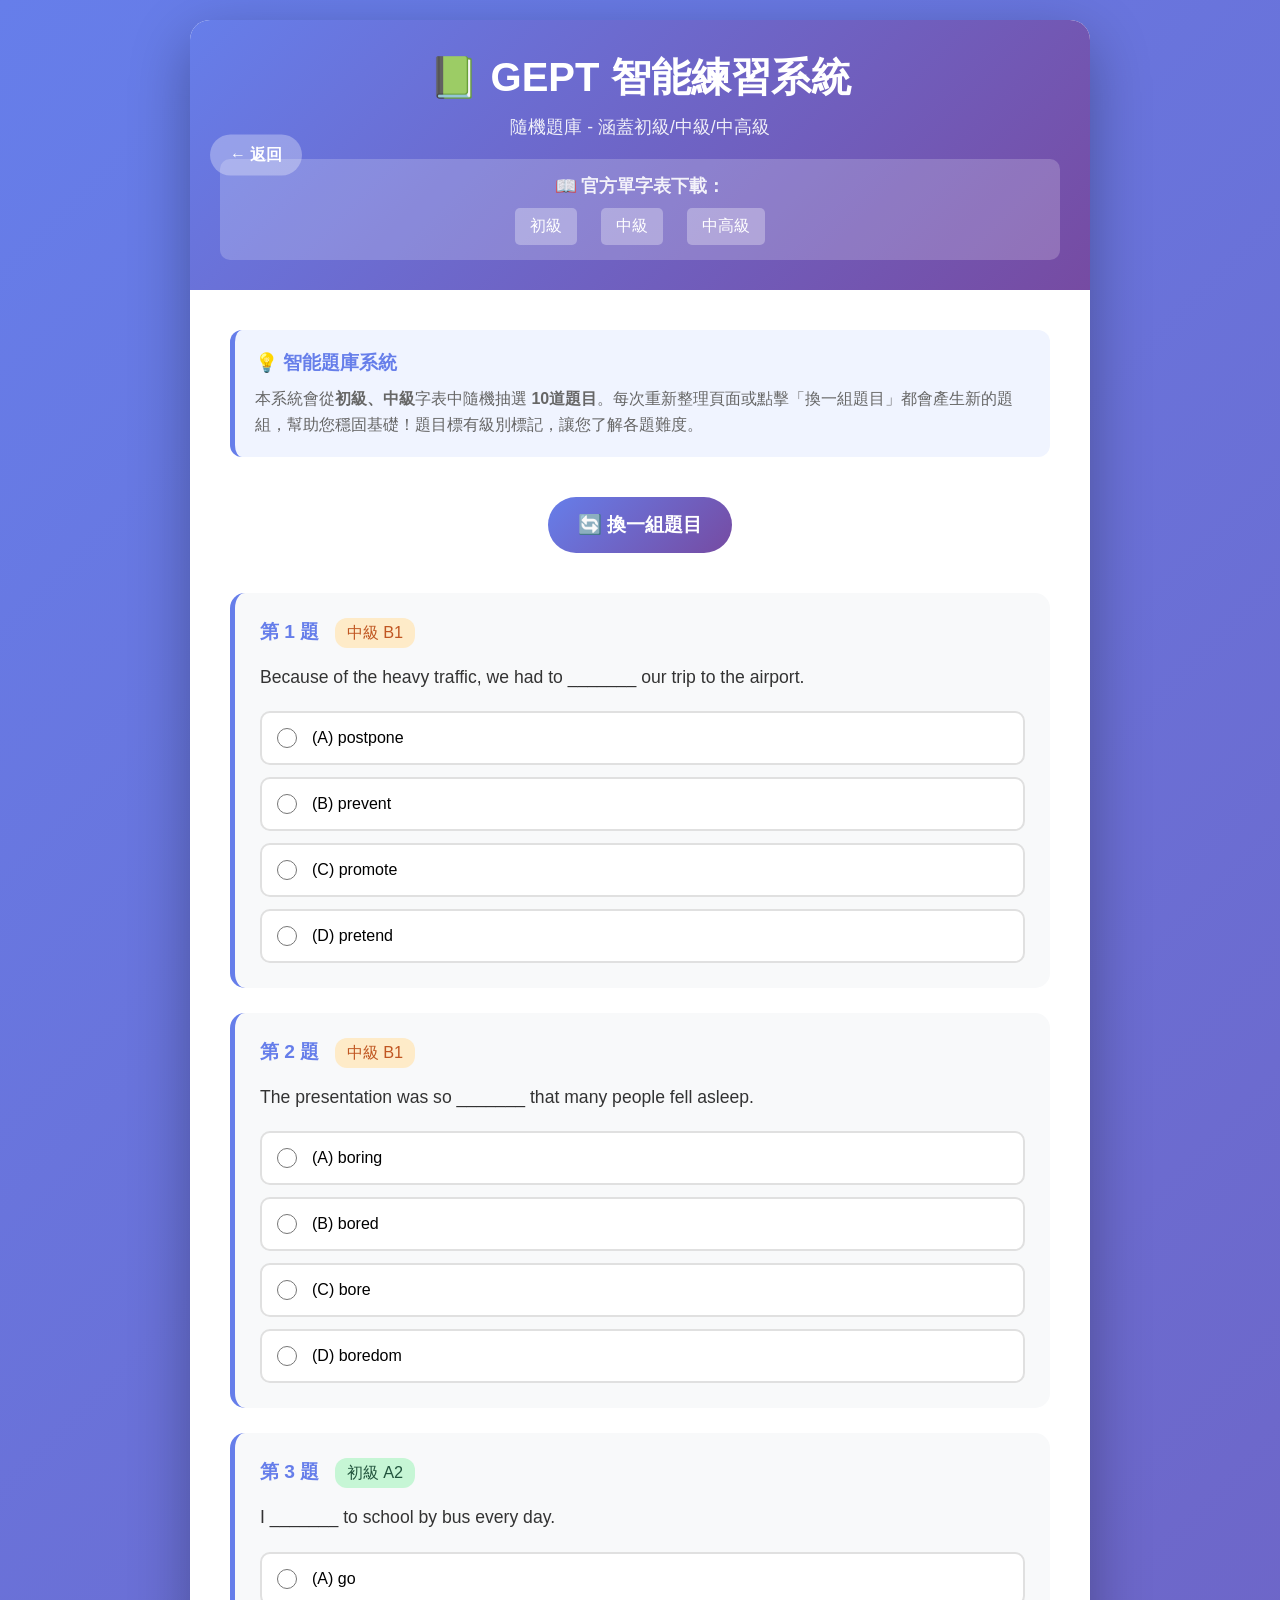
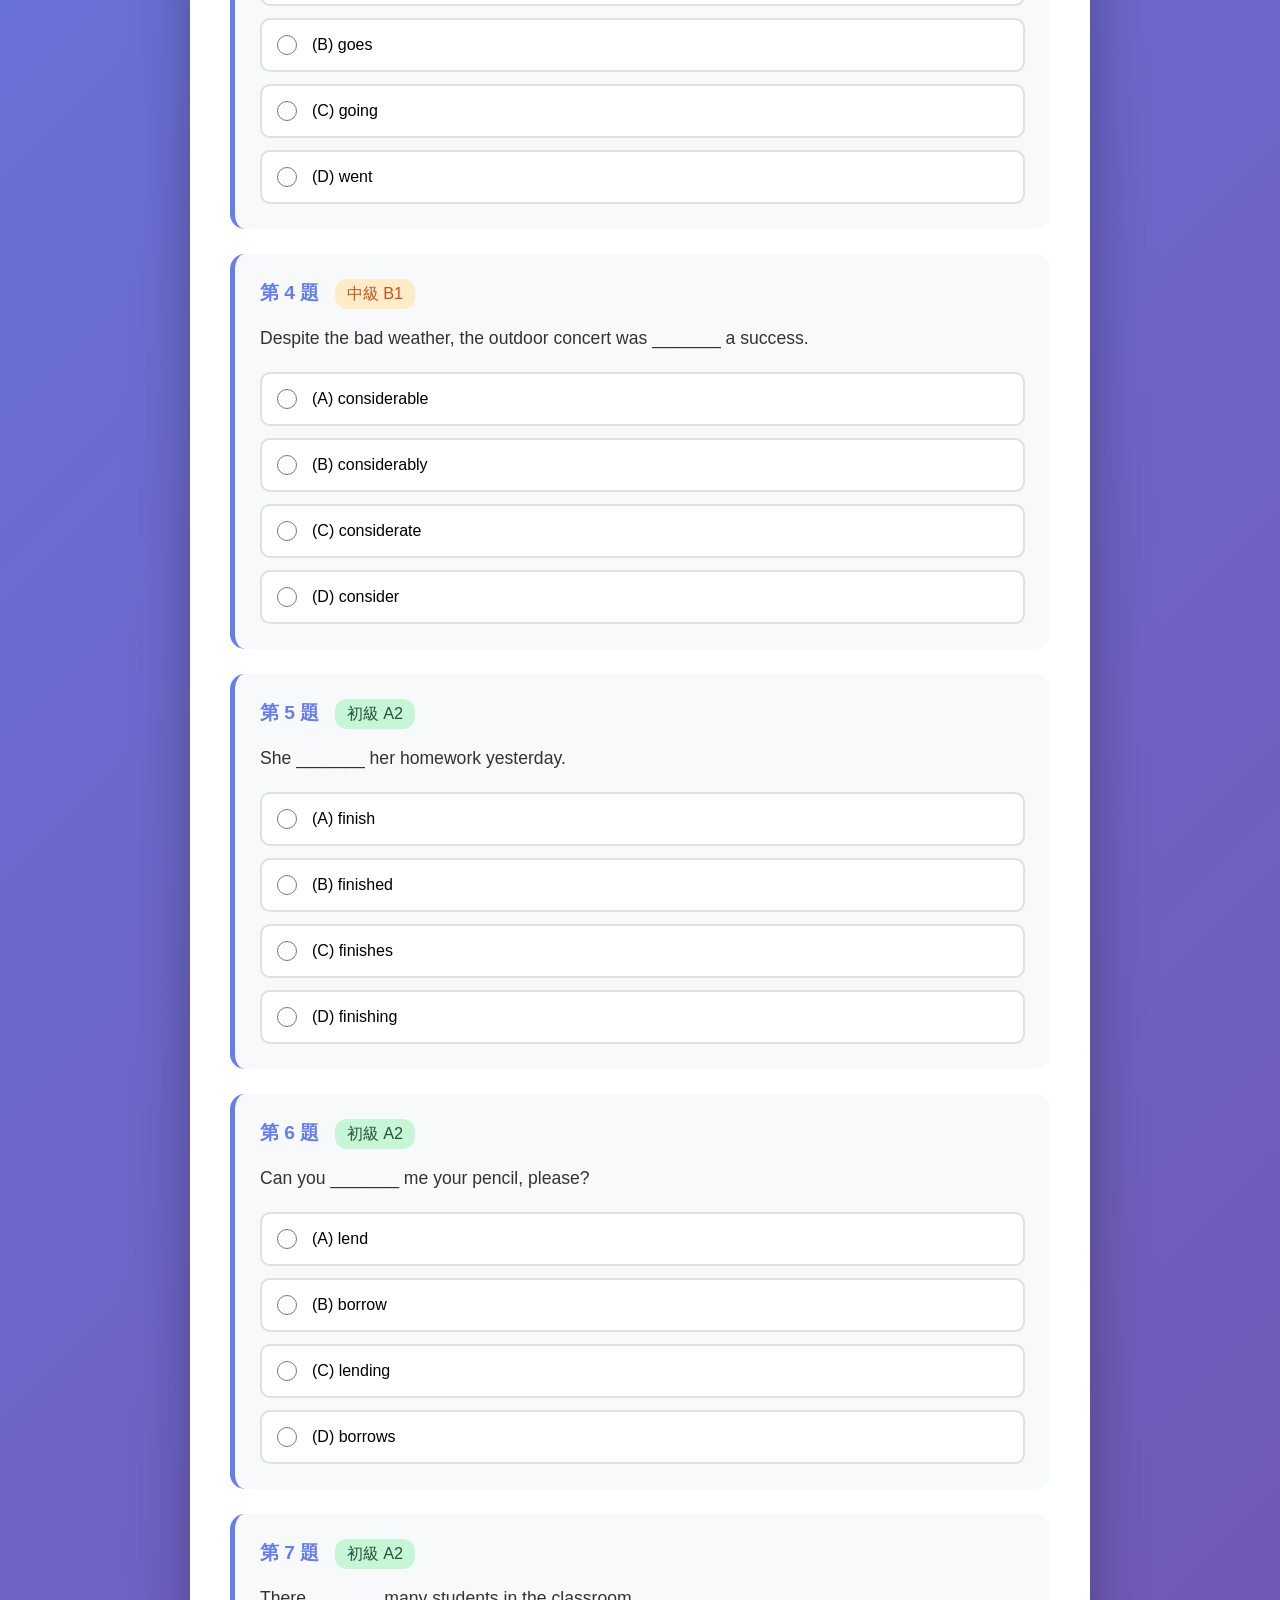
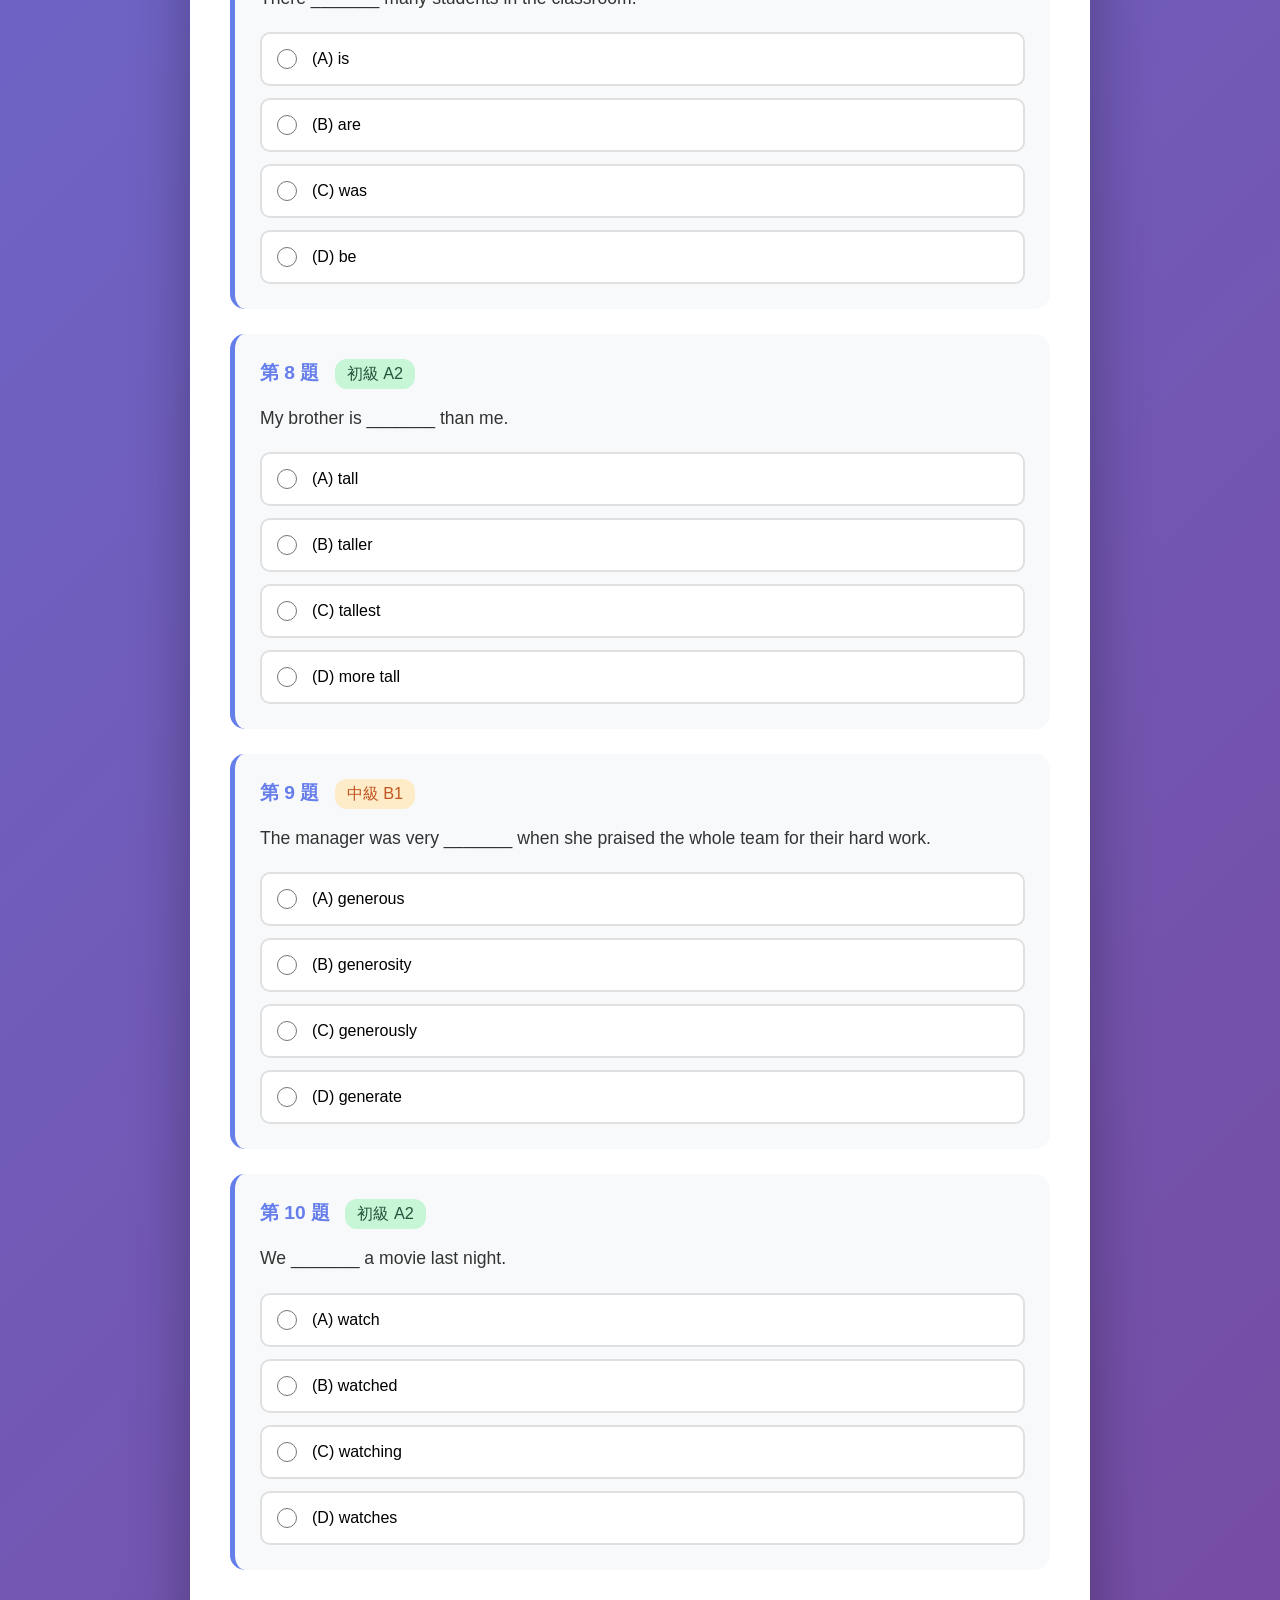
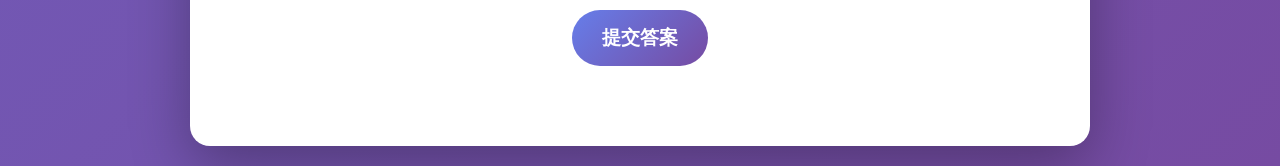
<file: index.html>
<!DOCTYPE html>
<html lang="zh-TW">
<head>
    <meta charset="UTF-8">
    <meta name="viewport" content="width=device-width, initial-scale=1.0">
    <title>GEPT 中級練習</title>
    <style>
        * {
            margin: 0;
            padding: 0;
            box-sizing: border-box;
        }

        body {
            font-family: 'Microsoft JhengHei', 'Segoe UI', Arial, sans-serif;
            background: linear-gradient(135deg, #667eea 0%, #764ba2 100%);
            min-height: 100vh;
            padding: 20px;
        }

        .container {
            max-width: 900px;
            margin: 0 auto;
            background: white;
            border-radius: 20px;
            box-shadow: 0 20px 60px rgba(0, 0, 0, 0.3);
            overflow: hidden;
        }

        .header {
            background: linear-gradient(135deg, #667eea 0%, #764ba2 100%);
            color: white;
            padding: 30px;
            text-align: center;
            position: relative;
        }

        .back-btn {
            position: absolute;
            left: 20px;
            top: 50%;
            transform: translateY(-50%);
            background: rgba(255, 255, 255, 0.3);
            color: white;
            padding: 10px 20px;
            border-radius: 25px;
            text-decoration: none;
            transition: all 0.3s;
            font-weight: bold;
        }

        .back-btn:hover {
            background: rgba(255, 255, 255, 0.5);
            transform: translateY(-50%) scale(1.05);
        }

        .header h1 {
            font-size: 2.5em;
            margin-bottom: 10px;
        }

        .header p {
            font-size: 1.1em;
            opacity: 0.9;
        }

        .header-links {
            margin-top: 20px;
            padding: 15px;
            background: rgba(255,255,255,0.2);
            border-radius: 10px;
        }

        .header-links p {
            margin-bottom: 10px;
            font-weight: bold;
        }

        .header-links a {
            color: white;
            text-decoration: none;
            margin: 0 10px;
            display: inline-block;
            padding: 8px 15px;
            background: rgba(255,255,255,0.3);
            border-radius: 5px;
            transition: all 0.3s;
        }

        .header-links a:hover {
            background: rgba(255,255,255,0.4);
        }

        .content {
            padding: 40px;
        }

        .level-info {
            background: #f0f4ff;
            padding: 20px;
            border-radius: 12px;
            margin-bottom: 30px;
            border-left: 5px solid #667eea;
        }

        .level-info h3 {
            color: #667eea;
            margin-bottom: 10px;
        }

        .level-info p {
            color: #666;
            line-height: 1.6;
        }

        .question-card {
            background: #f8f9fa;
            border-radius: 15px;
            padding: 25px;
            margin-bottom: 25px;
            border-left: 5px solid #667eea;
            transition: transform 0.3s, box-shadow 0.3s;
        }

        .question-card:hover {
            transform: translateY(-5px);
            box-shadow: 0 10px 30px rgba(0, 0, 0, 0.1);
        }

        .question-number {
            font-size: 1.2em;
            font-weight: bold;
            color: #667eea;
            margin-bottom: 15px;
        }

        .level-badge {
            display: inline-block;
            padding: 4px 12px;
            border-radius: 12px;
            font-size: 0.85em;
            margin-left: 10px;
            font-weight: normal;
        }

        .level-elementary {
            background: #c6f6d5;
            color: #22543d;
        }

        .level-intermediate {
            background: #feebc8;
            color: #c05621;
        }

        .level-high {
            background: #fed7d7;
            color: #c53030;
        }

        .question-text {
            font-size: 1.1em;
            line-height: 1.6;
            margin-bottom: 20px;
            color: #333;
        }

        .options {
            display: flex;
            flex-direction: column;
            gap: 12px;
        }

        .option {
            display: flex;
            align-items: center;
            padding: 15px;
            background: white;
            border: 2px solid #e0e0e0;
            border-radius: 10px;
            cursor: pointer;
            transition: all 0.3s;
        }

        .option:hover {
            border-color: #667eea;
            background: #f0f4ff;
        }

        .option input[type="radio"] {
            margin-right: 15px;
            width: 20px;
            height: 20px;
            cursor: pointer;
        }

        .option label {
            cursor: pointer;
            flex: 1;
            font-size: 1em;
        }

        .option.correct {
            border-color: #28a745;
            background: #d4edda;
        }

        .option.incorrect {
            border-color: #dc3545;
            background: #f8d7da;
        }

        .explanation {
            margin-top: 15px;
            padding: 15px;
            background: #fff3cd;
            border-left: 4px solid #ffc107;
            border-radius: 8px;
            display: none;
        }

        .explanation.show {
            display: block;
            animation: fadeIn 0.5s;
        }

        @keyframes fadeIn {
            from { opacity: 0; transform: translateY(-10px); }
            to { opacity: 1; transform: translateY(0); }
        }

        .explanation h4 {
            color: #856404;
            margin-bottom: 8px;
        }

        .explanation p {
            color: #856404;
            line-height: 1.6;
        }

        .submit-btn, .refresh-btn {
            display: inline-block;
            padding: 15px 30px;
            background: linear-gradient(135deg, #667eea 0%, #764ba2 100%);
            color: white;
            border: none;
            border-radius: 50px;
            font-size: 1.2em;
            font-weight: bold;
            cursor: pointer;
            transition: transform 0.3s, box-shadow 0.3s;
            margin: 10px;
        }

        .submit-btn:hover, .refresh-btn:hover {
            transform: scale(1.05);
            box-shadow: 0 10px 30px rgba(102, 126, 234, 0.4);
        }

        .submit-btn:disabled {
            background: #ccc;
            cursor: not-allowed;
            transform: none;
        }

        .button-group {
            text-align: center;
            margin: 30px 0;
        }

        .score-display {
            text-align: center;
            padding: 20px;
            background: linear-gradient(135deg, #28a745 0%, #20c997 100%);
            color: white;
            border-radius: 15px;
            margin-top: 20px;
            display: none;
        }

        .score-display.show {
            display: block;
            animation: fadeIn 0.5s;
        }

        .score-display h2 {
            font-size: 2em;
            margin-bottom: 10px;
        }

        .score-display p {
            font-size: 1.2em;
        }

        .reset-btn {
            display: inline-block;
            margin-top: 15px;
            padding: 10px 25px;
            background: white;
            color: #28a745;
            border: none;
            border-radius: 25px;
            font-weight: bold;
            cursor: pointer;
            transition: transform 0.3s;
        }

        .reset-btn:hover {
            transform: scale(1.05);
        }

        .loading {
            text-align: center;
            padding: 40px;
            color: #667eea;
            font-size: 1.2em;
        }

        @media (max-width: 768px) {
            .back-btn {
                position: static;
                transform: none;
                display: inline-block;
                margin-bottom: 15px;
            }

            .header h1 {
                font-size: 1.8em;
            }

            .content {
                padding: 20px;
            }

            .question-card {
                padding: 20px;
            }
        }
    </style>
</head>
<body>
    <div class="container">
        <div class="header">
            <a href="home.html" class="back-btn">← 返回</a>
            <h1>📗 GEPT 智能練習系統</h1>
            <p>隨機題庫 - 涵蓋初級/中級/中高級</p>
            <div class="header-links">
                <p>📖 官方單字表下載：</p>
                <a href="https://www.lttc.ntu.edu.tw/resources/GEPT/GEPT_Elementary.pdf" target="_blank">初級</a>
                <a href="https://www.lttc.ntu.edu.tw/resources/GEPT/GEPT_Intermediate.pdf" target="_blank">中級</a>
                <a href="https://www.lttc.ntu.edu.tw/resources/GEPT/GEPT_High-Intermediate.pdf" target="_blank">中高級</a>
            </div>
        </div>

        <div class="content">
            <div class="level-info">
                <h3>💡 智能題庫系統</h3>
                <p>本系統會從<strong>初級、中級</strong>字表中隨機抽選 <strong>10道題目</strong>。每次重新整理頁面或點擊「換一組題目」都會產生新的題組，幫助您穩固基礎！題目標有級別標記，讓您了解各題難度。</p>
            </div>

            <div class="button-group">
                <button type="button" class="refresh-btn" onclick="location.reload()">🔄 換一組題目</button>
            </div>

            <form id="quizForm">
                <div id="questionsContainer">
                    <div class="loading">正在載入題目...</div>
                </div>

                <div class="button-group">
                    <button type="button" class="submit-btn" id="submitBtn">提交答案</button>
                </div>

                <div class="score-display" id="scoreDisplay">
                    <h2>🎉 測驗結果</h2>
                    <p id="scoreText"></p>
                    <button type="button" class="reset-btn" id="resetBtn">重新測驗</button>
                </div>
            </form>
        </div>
    </div>

    <script>
        // 題庫 - 包含各級別的題目
        const questionBank = [
            // 初級題目 (CEFR A2)
            {
                level: 'elementary',
                question: 'I _______ to school by bus every day.',
                options: ['go', 'goes', 'going', 'went'],
                answer: 0,
                explanation: '主詞 "I" 搭配一般現在式動詞原形 "go"。every day 表示習慣性動作，使用現在簡單式。',
                translation: '我每天搭公車去學校。'
            },
            {
                level: 'elementary',
                question: 'She _______ her homework yesterday.',
                options: ['finish', 'finished', 'finishes', 'finishing'],
                answer: 1,
                explanation: 'yesterday 表示過去的時間，需使用過去式 "finished"。',
                translation: '她昨天完成了她的作業。'
            },
            {
                level: 'elementary',
                question: 'There _______ many students in the classroom.',
                options: ['is', 'are', 'was', 'be'],
                answer: 1,
                explanation: '"many students" 是複數，使用 "are"。There are 表示「有」（複數）。',
                translation: '教室裡有很多學生。'
            },
            {
                level: 'elementary',
                question: 'My brother is _______ than me.',
                options: ['tall', 'taller', 'tallest', 'more tall'],
                answer: 1,
                explanation: '比較級用法，tall 的比較級是 taller。than 是比較級的標誌。',
                translation: '我哥哥比我高。'
            },
            {
                level: 'elementary',
                question: 'We _______ a movie last night.',
                options: ['watch', 'watched', 'watching', 'watches'],
                answer: 1,
                explanation: 'last night 表示過去時間，使用過去式 "watched"。',
                translation: '我們昨晚看了一部電影。'
            },
            {
                level: 'elementary',
                question: 'Can you _______ me your pencil, please?',
                options: ['lend', 'borrow', 'lending', 'borrows'],
                answer: 0,
                explanation: 'lend (借出) 是從「我」借給「你」；borrow (借入) 是「你」向「我」借。Can you 後接動詞原形。',
                translation: '你可以借我你的鉛筆嗎？'
            },
            {
                level: 'elementary',
                question: 'She _______ English very well.',
                options: ['speak', 'speaks', 'speaking', 'spoke'],
                answer: 1,
                explanation: '主詞 "She" 是第三人稱單數，現在簡單式動詞要加 s。',
                translation: '她英文說得很好。'
            },

            // 中級題目 (CEFR B1)
            {
                level: 'intermediate',
                question: 'The manager was very _______ when she praised the whole team for their hard work.',
                options: ['generous', 'generosity', 'generously', 'generate'],
                answer: 0,
                explanation: '空格前有 be 動詞 "was" 和副詞 "very"，後面需要形容詞來描述主詞的狀態。generous (慷慨的、大方的) 是形容詞，符合句意。',
                translation: '經理在讚揚整個團隊的辛勤工作時非常大方。'
            },
            {
                level: 'intermediate',
                question: 'Because of the heavy traffic, we had to _______ our trip to the airport.',
                options: ['postpone', 'prevent', 'promote', 'pretend'],
                answer: 0,
                explanation: 'postpone (延後、推遲) 符合句意，因為交通堵塞而需要延遲行程。prevent (阻止)、promote (促進)、pretend (假裝) 皆不符合語意。',
                translation: '因為交通繁忙，我們不得不推遲前往機場的行程。'
            },
            {
                level: 'intermediate',
                question: 'Her doctor _______ that she get more exercise and eat healthier food.',
                options: ['suggested', 'suggestion', 'suggestive', 'suggestible'],
                answer: 0,
                explanation: '空格需要動詞來完成句子。suggested (建議) 是動詞過去式，且 "suggest that + 主詞 + 原形動詞" 是正確的句型結構。',
                translation: '她的醫生建議她多運動並吃得更健康。'
            },
            {
                level: 'intermediate',
                question: 'The new employee seems very _______; she always finishes her tasks before the deadline.',
                options: ['reliable', 'reliably', 'reliance', 'rely'],
                answer: 0,
                explanation: '"seem + 形容詞" 是固定用法，用來描述主詞的特質。reliable (可靠的) 是形容詞，符合句意。',
                translation: '這位新員工看起來非常可靠；她總是在截止日期前完成任務。'
            },
            {
                level: 'intermediate',
                question: 'Despite the bad weather, the outdoor concert was _______ a success.',
                options: ['considerable', 'considerably', 'considerate', 'consider'],
                answer: 0,
                explanation: '空格後有名詞 "success"，前面需要形容詞來修飾。considerable (相當大的) 符合句意，表示音樂會相當成功。',
                translation: '儘管天氣不好，這場戶外音樂會仍然相當成功。'
            },
            {
                level: 'intermediate',
                question: 'The company decided to _______ its business to Asia next year.',
                options: ['expand', 'expansion', 'expansive', 'expanding'],
                answer: 0,
                explanation: '"decide to + 動詞原形" 是固定句型。expand (擴展) 是動詞原形，符合句意。',
                translation: '公司決定明年將業務擴展到亞洲。'
            },
            {
                level: 'intermediate',
                question: 'The presentation was so _______ that many people fell asleep.',
                options: ['boring', 'bored', 'bore', 'boredom'],
                answer: 0,
                explanation: '形容事物令人感到如何用 -ing 形容詞。boring (令人無聊的) 用來形容 presentation。bored 是形容人感到無聊。',
                translation: '這個簡報太無聊了，以至於很多人都睡著了。'
            },
            {
                level: 'intermediate',
                question: 'The museum offers a _______ of activities for children during the summer.',
                options: ['variety', 'various', 'vary', 'varied'],
                answer: 0,
                explanation: '"a variety of" 是固定片語，表示「各種各樣的」。variety 是名詞。',
                translation: '博物館在夏季為兒童提供各種各樣的活動。'
            },

            // 中高級題目 (CEFR B2)
            {
                level: 'high',
                question: 'The government has implemented several _______ to reduce air pollution in the city.',
                options: ['initiatives', 'initiates', 'initial', 'initially'],
                answer: 0,
                explanation: 'several 後面需要複數名詞。initiatives (倡議、措施) 是名詞複數形式，符合句意。',
                translation: '政府已經實施了幾項措施來減少城市的空氣污染。'
            },
            {
                level: 'high',
                question: 'The research findings _______ that regular exercise can significantly improve mental health.',
                options: ['indicate', 'indication', 'indicative', 'indicated'],
                answer: 0,
                explanation: '主詞 "findings" 是複數，需要動詞原形。indicate (顯示、表明) 符合句意和文法。這裡使用現在簡單式表達研究的結論。',
                translation: '研究結果顯示，定期運動可以顯著改善心理健康。'
            },
            {
                level: 'high',
                question: 'The professor\'s lecture was so _______ that it inspired many students to pursue careers in science.',
                options: ['compelling', 'compelled', 'compel', 'compulsion'],
                answer: 0,
                explanation: 'so...that 句型中需要形容詞。compelling (引人入勝的、令人信服的) 用來形容 lecture。',
                translation: '教授的演講如此引人入勝，激勵了許多學生追求科學事業。'
            },
            {
                level: 'high',
                question: 'The committee will _______ all proposals before making a final decision.',
                options: ['evaluate', 'evaluation', 'evaluative', 'evaluator'],
                answer: 0,
                explanation: 'will 後面需要動詞原形。evaluate (評估) 符合句意。',
                translation: '委員會將在做出最終決定之前評估所有提案。'
            },
            {
                level: 'high',
                question: 'The company\'s _______ approach to innovation has led to remarkable success.',
                options: ['innovative', 'innovate', 'innovation', 'innovatively'],
                answer: 0,
                explanation: '名詞 "approach" 前面需要形容詞修飾。innovative (創新的) 是形容詞。',
                translation: '公司創新的方法帶來了顯著的成功。'
            },
            {
                level: 'high',
                question: 'Climate change poses a _______ threat to biodiversity worldwide.',
                options: ['significant', 'significantly', 'significance', 'signify'],
                answer: 0,
                explanation: '名詞 "threat" 前需要形容詞修飾。significant (重大的、顯著的) 是形容詞。',
                translation: '氣候變化對全球生物多樣性構成重大威脅。'
            },
            {
                level: 'high',
                question: 'The new policy aims to _______ economic growth while protecting the environment.',
                options: ['sustain', 'sustainable', 'sustainability', 'sustained'],
                answer: 0,
                explanation: '"aim to + 動詞原形" 是固定用法。sustain (維持、支撐) 是動詞原形。',
                translation: '新政策旨在維持經濟增長的同時保護環境。'
            },
            {
                level: 'high',
                question: 'The scientist\'s groundbreaking research has _______ changed our understanding of the universe.',
                options: ['fundamentally', 'fundamental', 'fundament', 'fundamentals'],
                answer: 0,
                explanation: '動詞 "changed" 需要副詞修飾。fundamentally (根本上、從根本上) 是副詞。',
                translation: '科學家開創性的研究從根本上改變了我們對宇宙的理解。'
            },
            {
                level: 'high',
                question: 'The organization is committed to promoting _______ among different cultural groups.',
                options: ['diversity', 'diverse', 'diversify', 'diversified'],
                answer: 0,
                explanation: '動詞 "promoting" 後需要名詞作受詞。diversity (多樣性) 是名詞。',
                translation: '該組織致力於促進不同文化群體之間的多樣性。'
            },
            {
                level: 'high',
                question: 'The economic crisis had a _______ impact on small businesses across the country.',
                options: ['devastating', 'devastate', 'devastation', 'devastated'],
                answer: 0,
                explanation: '名詞 "impact" 前需要形容詞修飾。devastating (毀滅性的、災難性的) 是形容詞，-ing 形式表示主動「造成毀滅的」。',
                translation: '經濟危機對全國各地的小企業產生了毀滅性的影響。'
            },
            {
                level: 'high',
                question: 'The documentary provided valuable _______ into the lives of endangered species.',
                options: ['insights', 'insight', 'insightful', 'insightfully'],
                answer: 0,
                explanation: '形容詞 "valuable" 後需要名詞。insights (見解、洞察) 用複數表示多方面的理解。',
                translation: '這部紀錄片提供了對瀕危物種生活的寶貴見解。'
            }
        ];

        // 隨機選擇10題（僅從初級和中級）
        function getRandomQuestions(count = 10) {
            const filtered = questionBank.filter(q => q.level === 'elementary' || q.level === 'intermediate');
            const shuffled = [...filtered].sort(() => 0.5 - Math.random());
            return shuffled.slice(0, count);
        }

        // 級別標記
        function getLevelBadge(level) {
            const badges = {
                'elementary': '<span class="level-badge level-elementary">初級 A2</span>',
                'intermediate': '<span class="level-badge level-intermediate">中級 B1</span>',
                'high': '<span class="level-badge level-high">中高級 B2</span>'
            };
            return badges[level] || '';
        }

        // 生成題目HTML
        function generateQuestions() {
            const questions = getRandomQuestions(10);
            const container = document.getElementById('questionsContainer');
            
            let html = '';
            questions.forEach((q, index) => {
                html += `
                    <div class="question-card" data-answer="${q.answer}">
                        <div class="question-number">第 ${index + 1} 題 ${getLevelBadge(q.level)}</div>
                        <div class="question-text">${q.question}</div>
                        <div class="options">
                            ${q.options.map((opt, i) => `
                                <div class="option">
                                    <input type="radio" name="q${index}" id="q${index}${String.fromCharCode(97 + i)}" value="${i}">
                                    <label for="q${index}${String.fromCharCode(97 + i)}">(${String.fromCharCode(65 + i)}) ${opt}</label>
                                </div>
                            `).join('')}
                        </div>
                        <div class="explanation">
                            <h4>✅ 正確答案：(${String.fromCharCode(65 + q.answer)}) ${q.options[q.answer]}</h4>
                            <p><strong>解析：</strong>${q.explanation}</p>
                            <p><strong>翻譯：</strong>${q.translation}</p>
                        </div>
                    </div>
                `;
            });
            
            container.innerHTML = html;
        }

        // 初始化題目
        document.addEventListener('DOMContentLoaded', function() {
            generateQuestions();
            
            const submitBtn = document.getElementById('submitBtn');
            const resetBtn = document.getElementById('resetBtn');
            const scoreDisplay = document.getElementById('scoreDisplay');
            const scoreText = document.getElementById('scoreText');

            submitBtn.addEventListener('click', function() {
                const questionCards = document.querySelectorAll('.question-card');
                let score = 0;
                let answered = 0;

                questionCards.forEach((card, index) => {
                    const selectedOption = document.querySelector(`input[name="q${index}"]:checked`);
                    
                    if (selectedOption) {
                        answered++;
                        const correctAnswer = parseInt(card.getAttribute('data-answer'));
                        const userAnswer = parseInt(selectedOption.value);
                        const options = card.querySelectorAll('.option');
                        
                        options.forEach(option => {
                            const input = option.querySelector('input');
                            if (parseInt(input.value) === correctAnswer) {
                                option.classList.add('correct');
                            }
                            if (input.checked && parseInt(input.value) !== correctAnswer) {
                                option.classList.add('incorrect');
                            }
                            input.disabled = true;
                        });

                        if (userAnswer === correctAnswer) {
                            score++;
                        }

                        const explanation = card.querySelector('.explanation');
                        explanation.classList.add('show');
                    }
                });

                if (answered < 10) {
                    alert('請完成所有題目再提交答案！');
                    // 重新啟用所有選項
                    document.querySelectorAll('input[type="radio"]').forEach(input => {
                        input.disabled = false;
                    });
                    // 隱藏所有解析
                    document.querySelectorAll('.explanation').forEach(exp => {
                        exp.classList.remove('show');
                    });
                    // 清除所有標記
                    document.querySelectorAll('.option').forEach(opt => {
                        opt.classList.remove('correct', 'incorrect');
                    });
                    return;
                }

                const percentage = (score / 10 * 100).toFixed(0);
                let message = '';
                if (score >= 9) {
                    message = '太棒了！幾乎全對！💯';
                } else if (score >= 7) {
                    message = '表現優秀！繼續加油！👏';
                } else if (score >= 5) {
                    message = '還不錯！再接再厲！💪';
                } else {
                    message = '需要再努力！多複習單字喔！📖';
                }

                scoreText.innerHTML = `您答對了 <strong>${score}</strong> 題，共 10 題<br>得分：${percentage} 分<br>${message}`;
                scoreDisplay.classList.add('show');
                submitBtn.disabled = true;

                scoreDisplay.scrollIntoView({ behavior: 'smooth', block: 'center' });
            });

            resetBtn.addEventListener('click', function() {
                // 重新載入頁面，生成新的題目
                location.reload();
            });
        });
    </script>
</body>
</html>
</file>
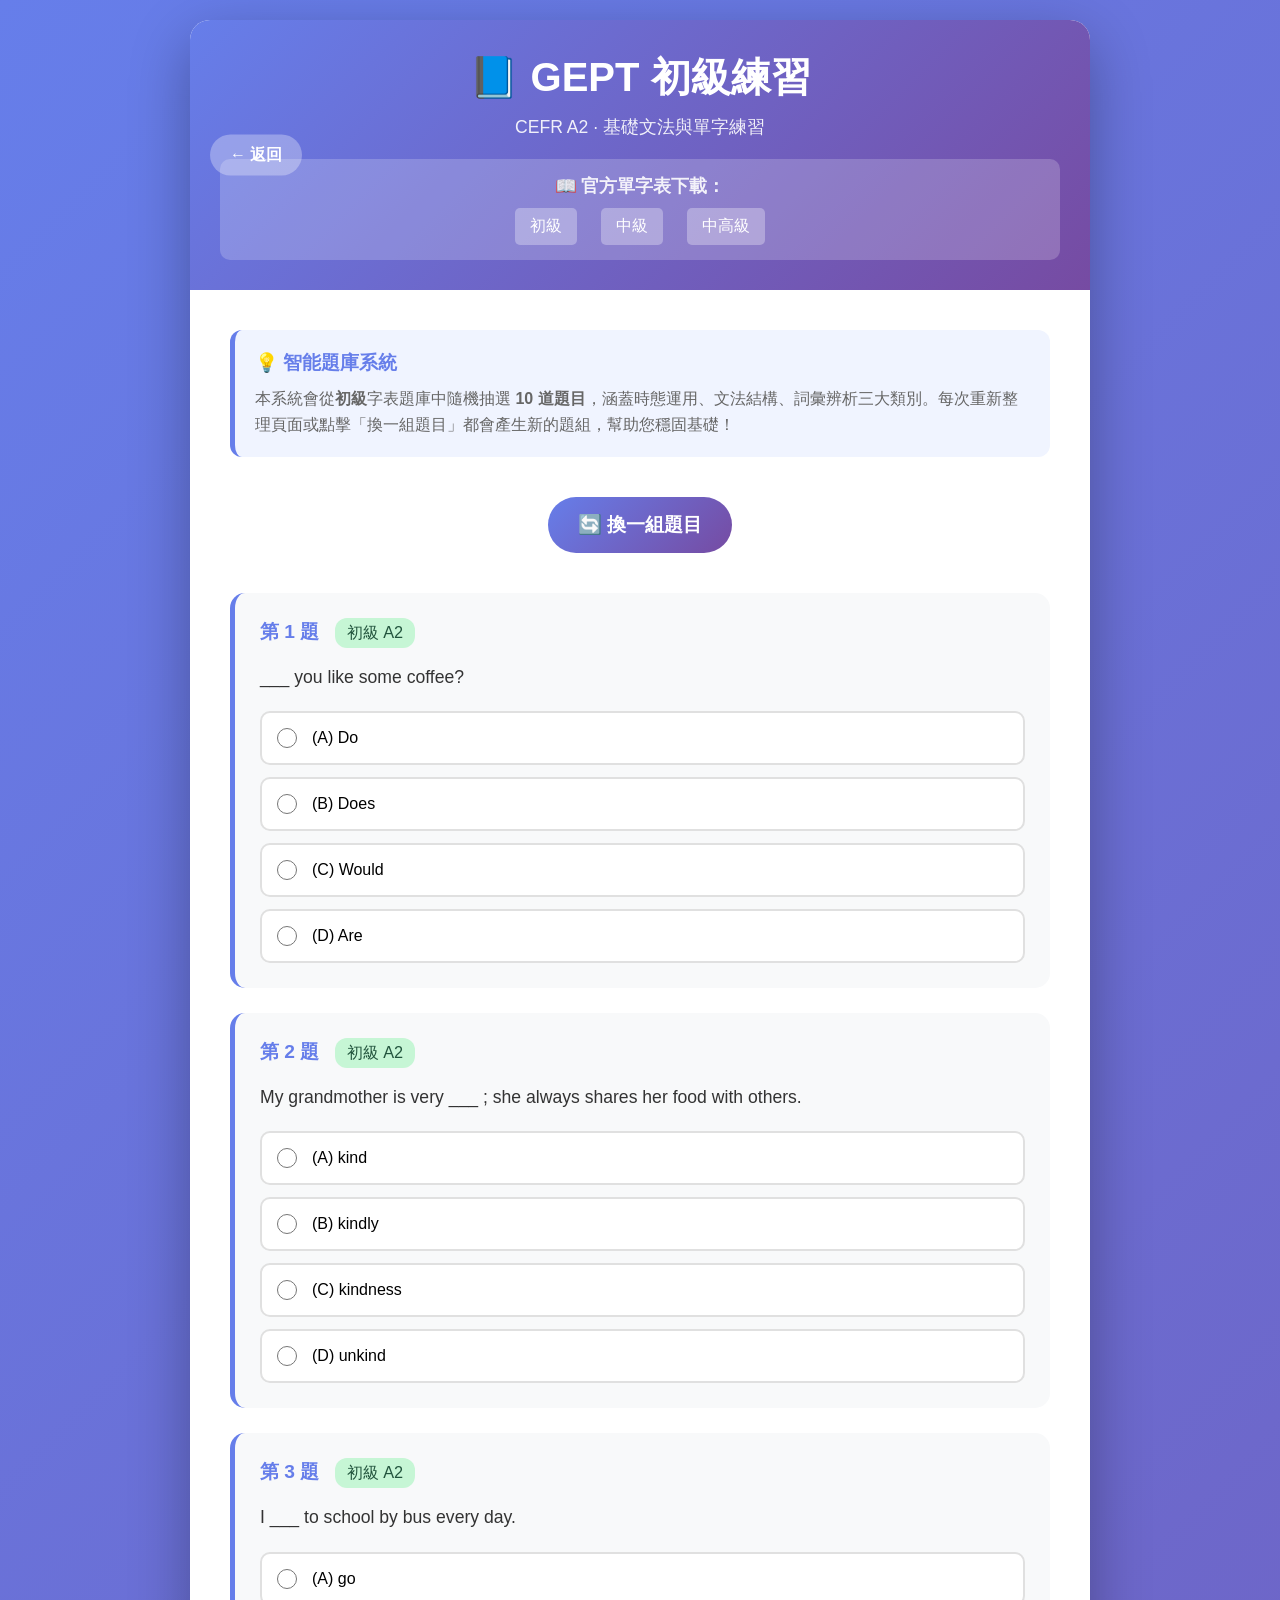
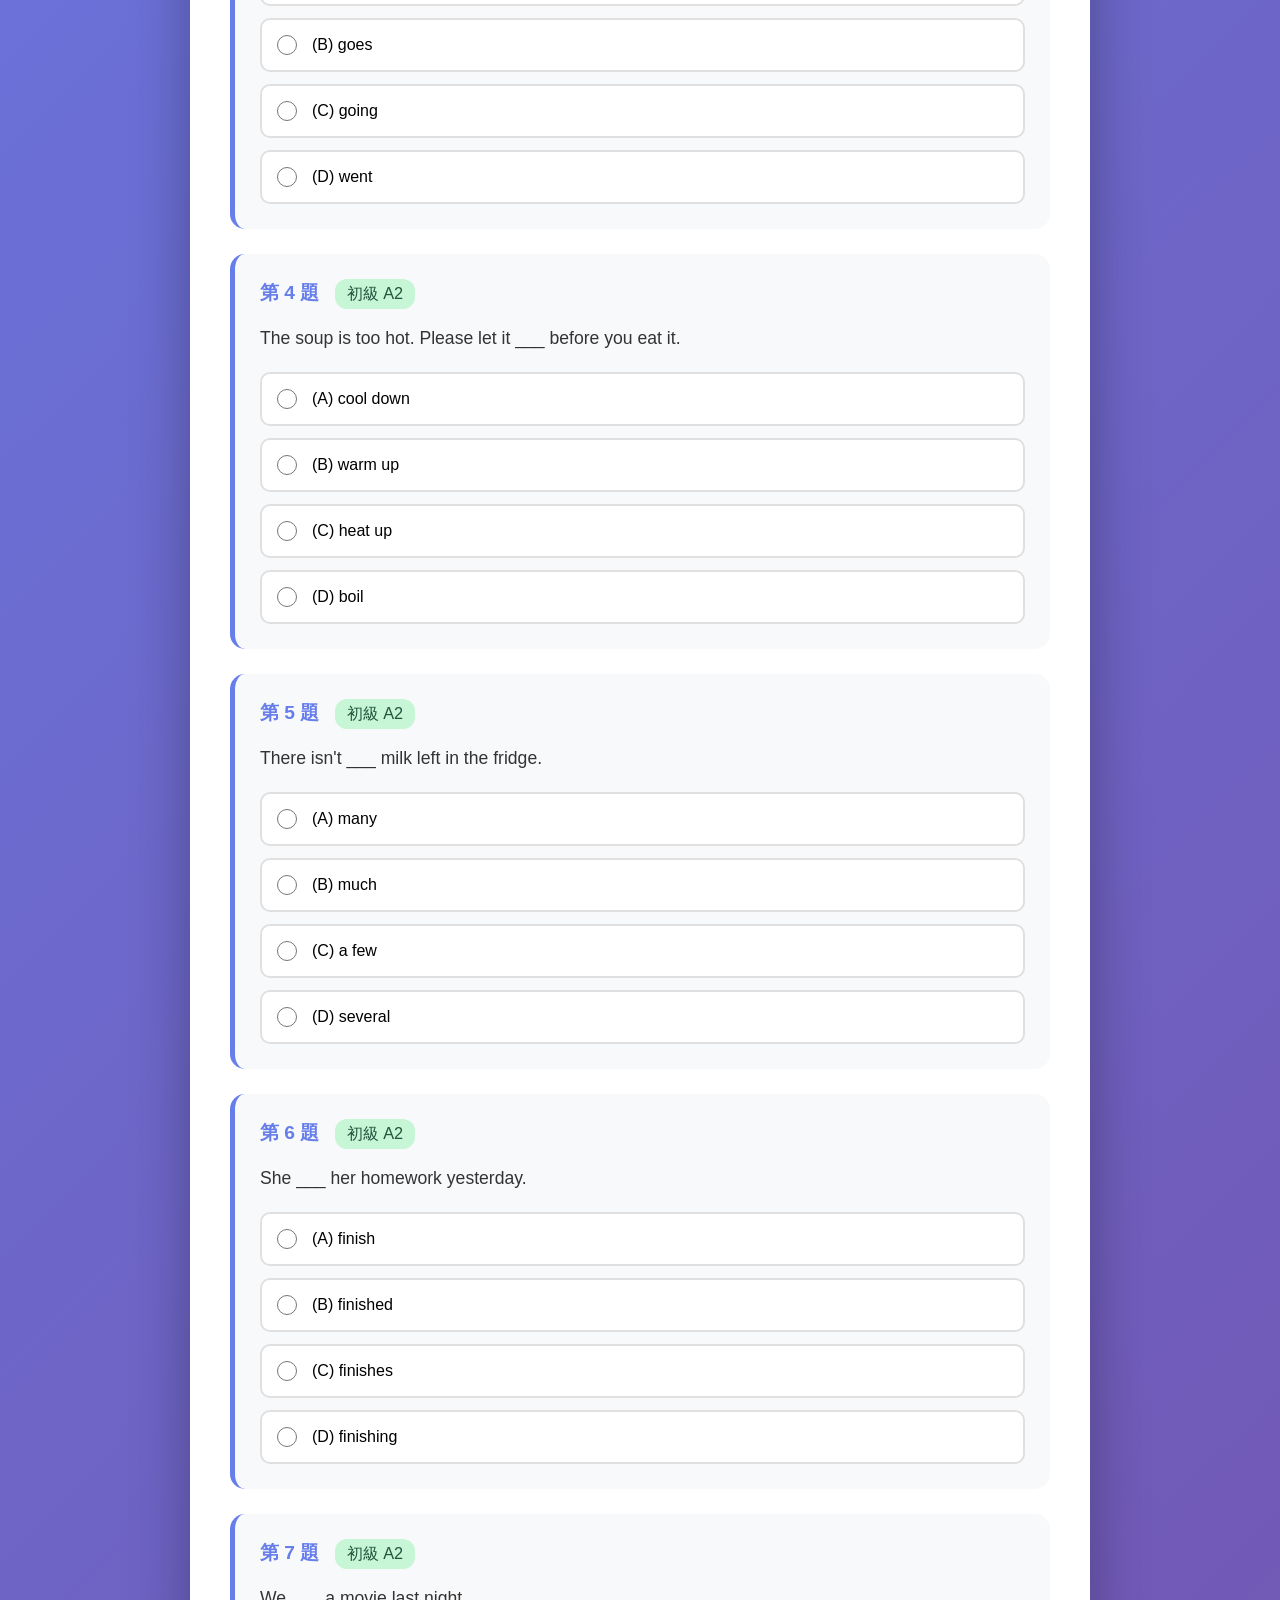
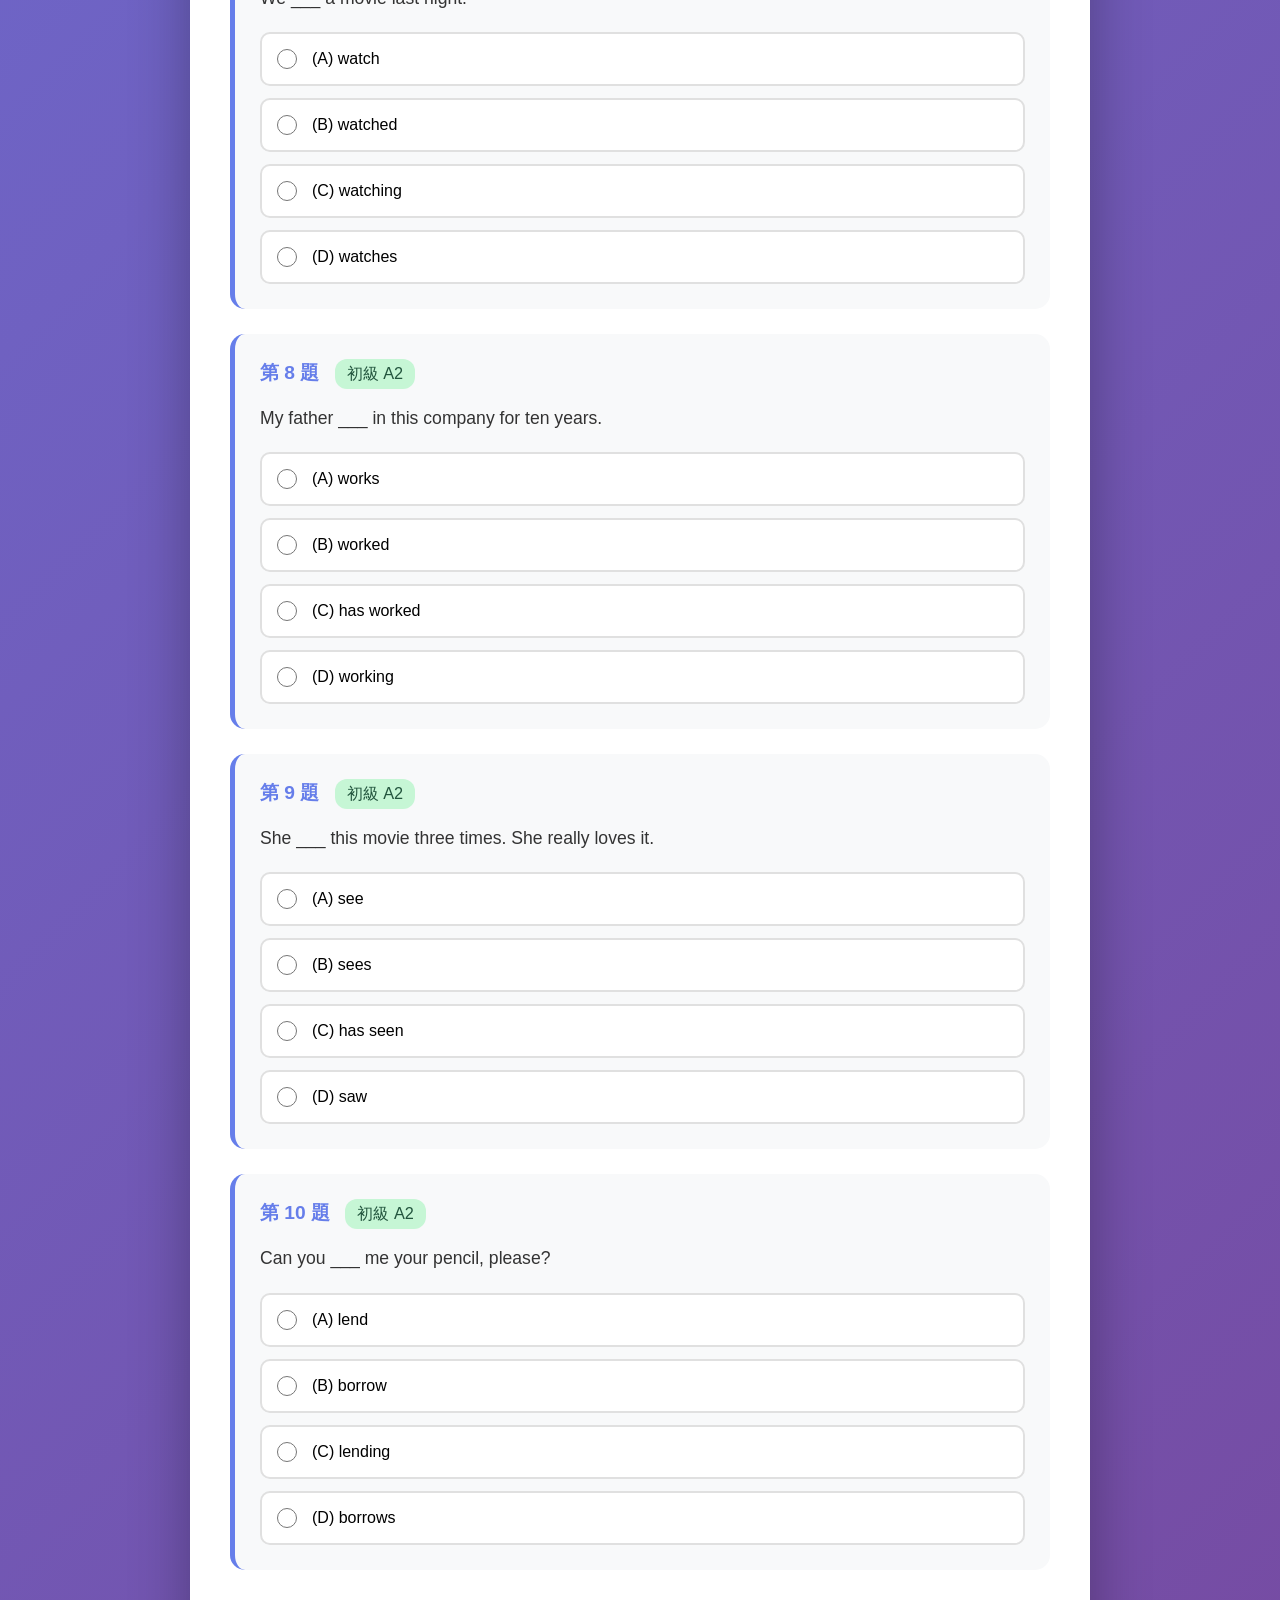
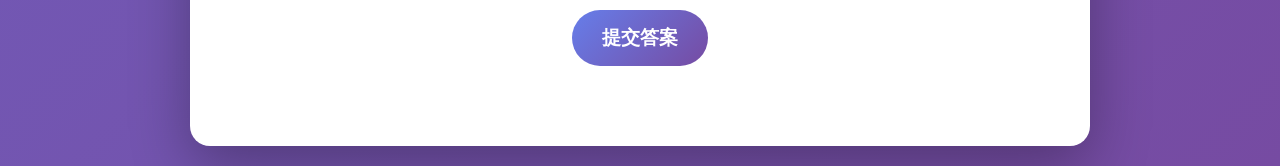
<file: elementary.html>
<!DOCTYPE html>
<html lang="zh-TW">
<head>
    <meta charset="UTF-8">
    <meta name="viewport" content="width=device-width, initial-scale=1.0">
    <title>GEPT 初級練習</title>
    <link rel="stylesheet" href="quiz.css">
</head>
<body>
    <div class="container">
        <div class="header">
            <a href="home.html" class="back-btn">← 返回</a>
            <h1>📘 GEPT 初級練習</h1>
            <p>CEFR A2 · 基礎文法與單字練習</p>
            <div class="header-links">
                <p>📖 官方單字表下載：</p>
                <a href="https://www.lttc.ntu.edu.tw/resources/GEPT/GEPT_Elementary.pdf" target="_blank">初級</a>
                <a href="https://www.lttc.ntu.edu.tw/resources/GEPT/GEPT_Intermediate.pdf" target="_blank">中級</a>
                <a href="https://www.lttc.ntu.edu.tw/resources/GEPT/GEPT_High-Intermediate.pdf" target="_blank">中高級</a>
            </div>
        </div>

        <div class="content">
            <div class="level-info">
                <h3>💡 智能題庫系統</h3>
                <p>本系統會從<strong>初級</strong>字表題庫中隨機抽選 <strong>10 道題目</strong>，涵蓋時態運用、文法結構、詞彙辨析三大類別。每次重新整理頁面或點擊「換一組題目」都會產生新的題組，幫助您穩固基礎！</p>
            </div>

            <div class="button-group">
                <button type="button" class="refresh-btn" onclick="location.reload()">🔄 換一組題目</button>
            </div>

            <form id="quizForm">
                <div id="questionsContainer">
                    <div class="loading">正在載入題目...</div>
                </div>

                <div class="button-group">
                    <button type="button" class="submit-btn" id="submitBtn">提交答案</button>
                </div>

                <div class="score-display" id="scoreDisplay">
                    <h2>🎉 測驗結果</h2>
                    <p id="scoreText"></p>
                    <button type="button" class="reset-btn" id="resetBtn">重新測驗</button>
                </div>
            </form>
        </div>
    </div>

    <script src="data.js"></script>
    <script>const PAGE_LEVEL = 'elementary';</script>
    <script src="quiz.js"></script>
</body>
</html>
</file>
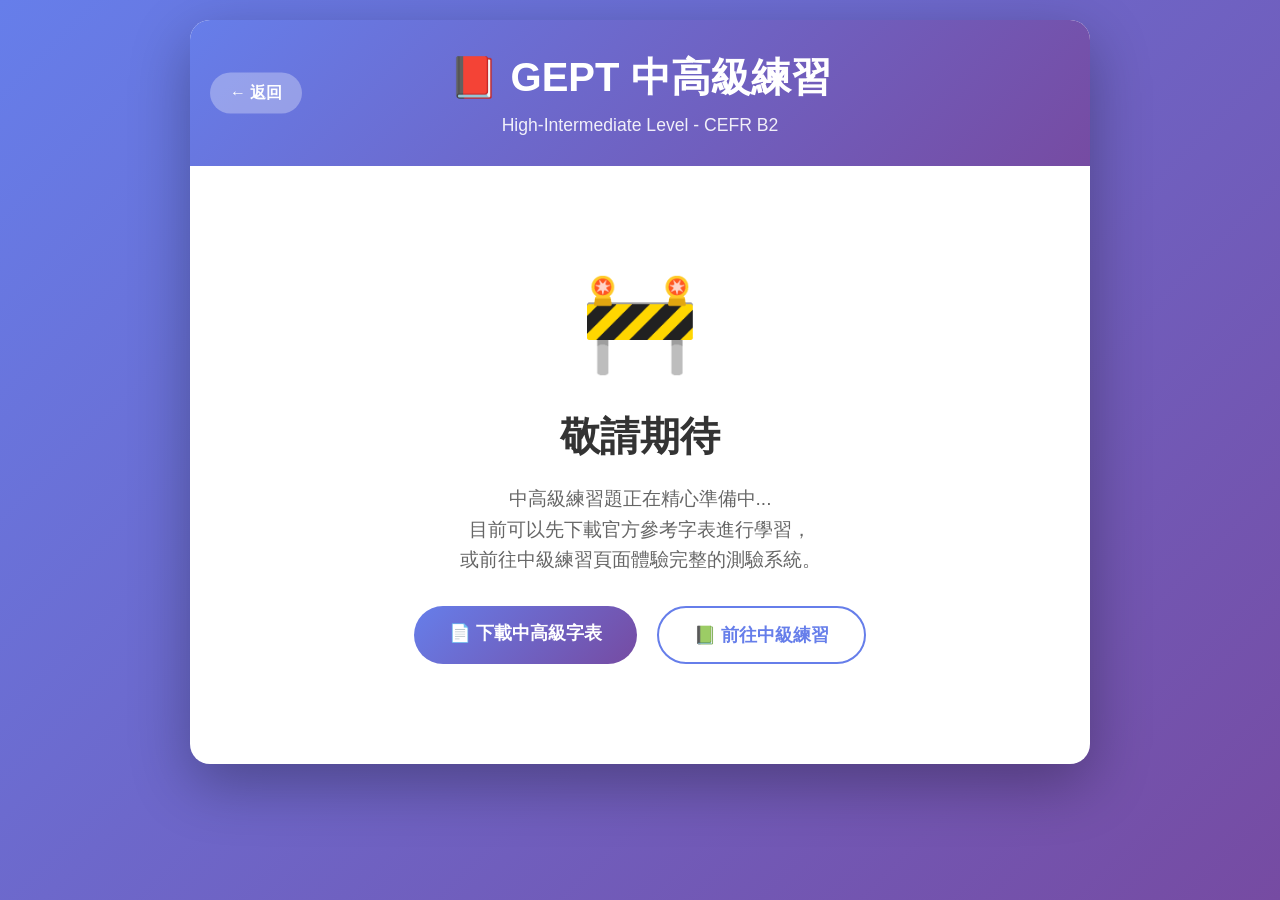
<file: high-intermediate.html>
<!DOCTYPE html>
<html lang="zh-TW">
<head>
    <meta charset="UTF-8">
    <meta name="viewport" content="width=device-width, initial-scale=1.0">
    <title>GEPT 中高級練習</title>
    <style>
        * {
            margin: 0;
            padding: 0;
            box-sizing: border-box;
        }

        body {
            font-family: 'Microsoft JhengHei', 'Segoe UI', Arial, sans-serif;
            background: linear-gradient(135deg, #667eea 0%, #764ba2 100%);
            min-height: 100vh;
            padding: 20px;
        }

        .container {
            max-width: 900px;
            margin: 0 auto;
            background: white;
            border-radius: 20px;
            box-shadow: 0 20px 60px rgba(0, 0, 0, 0.3);
            overflow: hidden;
        }

        .header {
            background: linear-gradient(135deg, #667eea 0%, #764ba2 100%);
            color: white;
            padding: 30px;
            text-align: center;
            position: relative;
        }

        .back-btn {
            position: absolute;
            left: 20px;
            top: 50%;
            transform: translateY(-50%);
            background: rgba(255, 255, 255, 0.3);
            color: white;
            padding: 10px 20px;
            border-radius: 25px;
            text-decoration: none;
            transition: all 0.3s;
            font-weight: bold;
        }

        .back-btn:hover {
            background: rgba(255, 255, 255, 0.5);
            transform: translateY(-50%) scale(1.05);
        }

        .header h1 {
            font-size: 2.5em;
            margin-bottom: 10px;
        }

        .header p {
            font-size: 1.1em;
            opacity: 0.9;
        }

        .content {
            padding: 40px;
            text-align: center;
        }

        .coming-soon {
            padding: 60px 20px;
        }

        .coming-soon-icon {
            font-size: 6em;
            margin-bottom: 30px;
        }

        .coming-soon h2 {
            font-size: 2.5em;
            color: #333;
            margin-bottom: 20px;
        }

        .coming-soon p {
            font-size: 1.2em;
            color: #666;
            line-height: 1.6;
            margin-bottom: 30px;
        }

        .btn-group {
            display: flex;
            gap: 20px;
            justify-content: center;
            flex-wrap: wrap;
        }

        .btn {
            padding: 15px 35px;
            border-radius: 50px;
            text-decoration: none;
            font-weight: bold;
            font-size: 1.1em;
            transition: all 0.3s;
            display: inline-block;
        }

        .btn-primary {
            background: linear-gradient(135deg, #667eea 0%, #764ba2 100%);
            color: white;
        }

        .btn-primary:hover {
            transform: scale(1.05);
            box-shadow: 0 10px 30px rgba(102, 126, 234, 0.4);
        }

        .btn-secondary {
            background: white;
            color: #667eea;
            border: 2px solid #667eea;
        }

        .btn-secondary:hover {
            background: #667eea;
            color: white;
            transform: scale(1.05);
        }

        @media (max-width: 768px) {
            .back-btn {
                position: static;
                transform: none;
                display: inline-block;
                margin-bottom: 15px;
            }

            .header h1 {
                font-size: 1.8em;
            }

            .content {
                padding: 20px;
            }

            .coming-soon h2 {
                font-size: 2em;
            }
        }
    </style>
</head>
<body>
    <div class="container">
        <div class="header">
            <a href="home.html" class="back-btn">← 返回</a>
            <h1>📕 GEPT 中高級練習</h1>
            <p>High-Intermediate Level - CEFR B2</p>
        </div>

        <div class="content">
            <div class="coming-soon">
                <div class="coming-soon-icon">🚧</div>
                <h2>敬請期待</h2>
                <p>
                    中高級練習題正在精心準備中...<br>
                    目前可以先下載官方參考字表進行學習，<br>
                    或前往中級練習頁面體驗完整的測驗系統。
                </p>
                <div class="btn-group">
                    <a href="https://www.lttc.ntu.edu.tw/resources/GEPT/GEPT_High-Intermediate.pdf" target="_blank" class="btn btn-primary">
                        📄 下載中高級字表
                    </a>
                    <a href="index.html" class="btn btn-secondary">
                        📗 前往中級練習
                    </a>
                </div>
            </div>
        </div>
    </div>
</body>
</html>
</file>
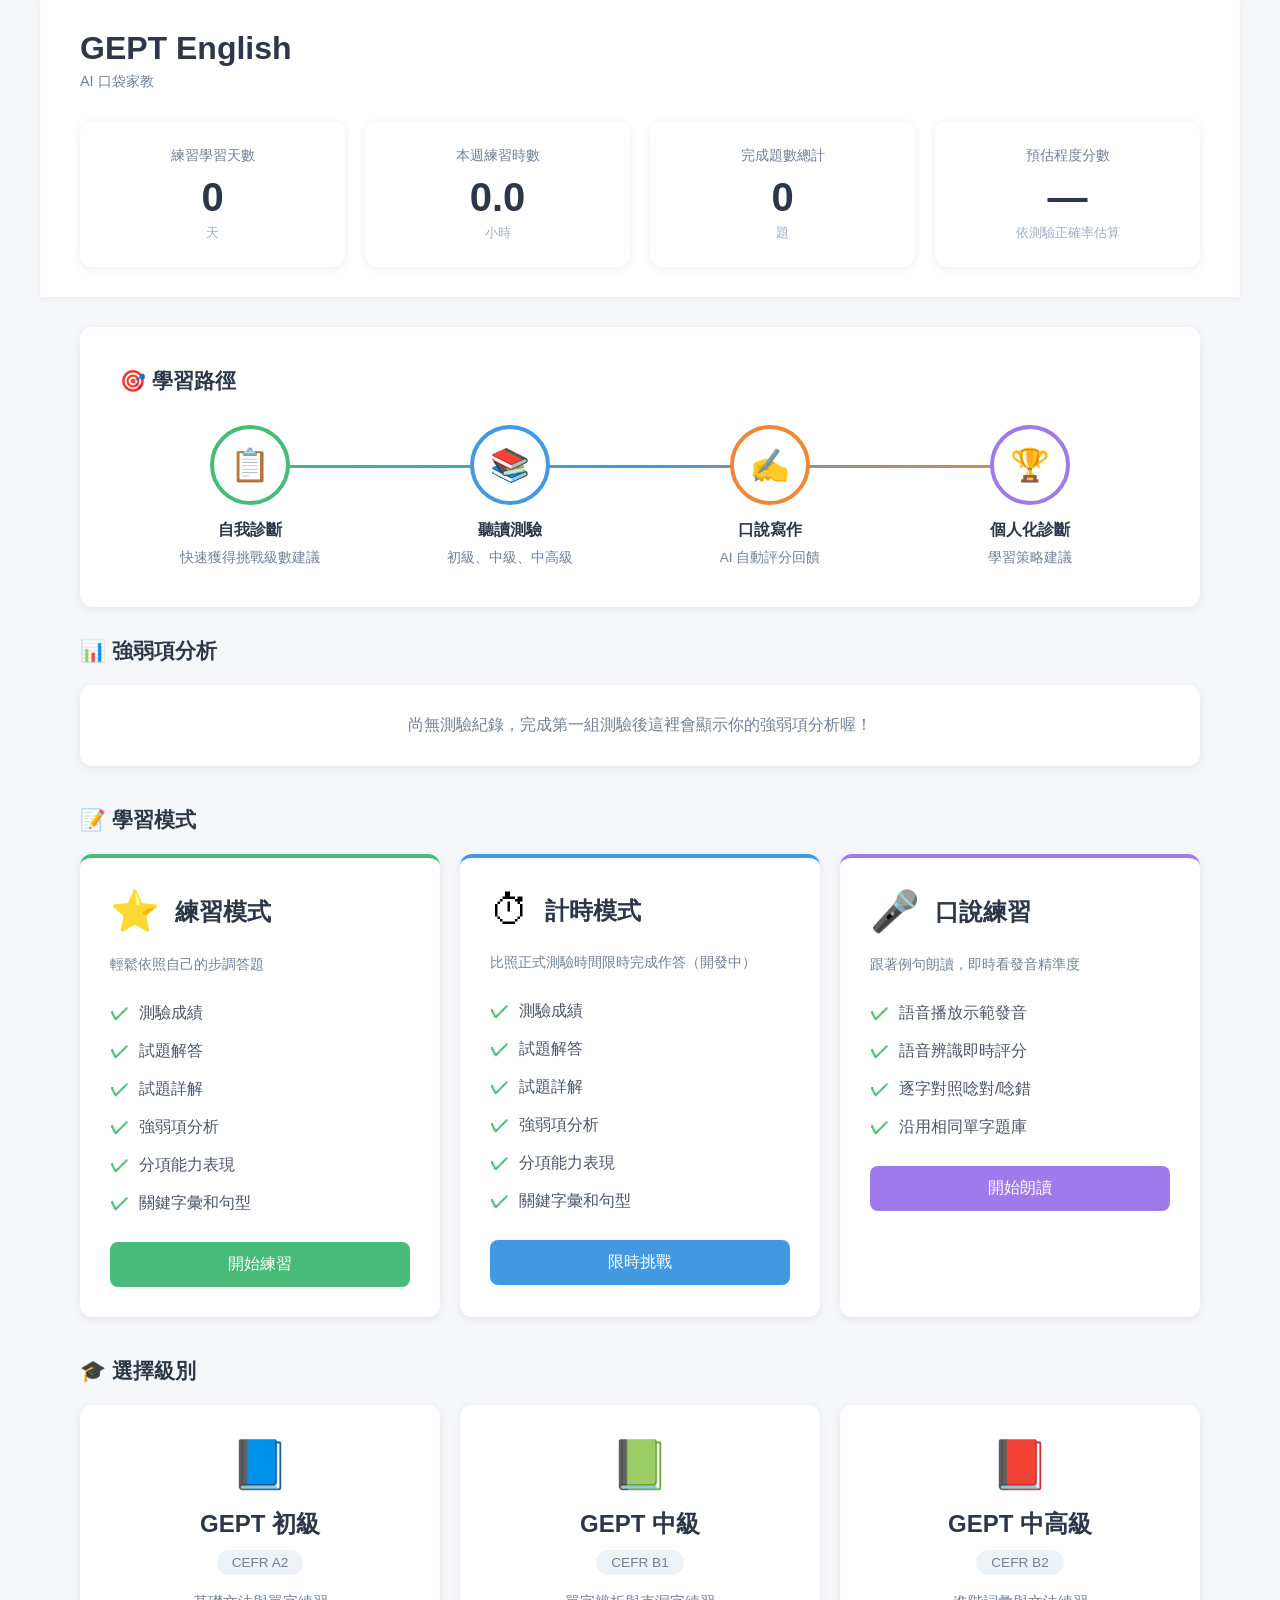
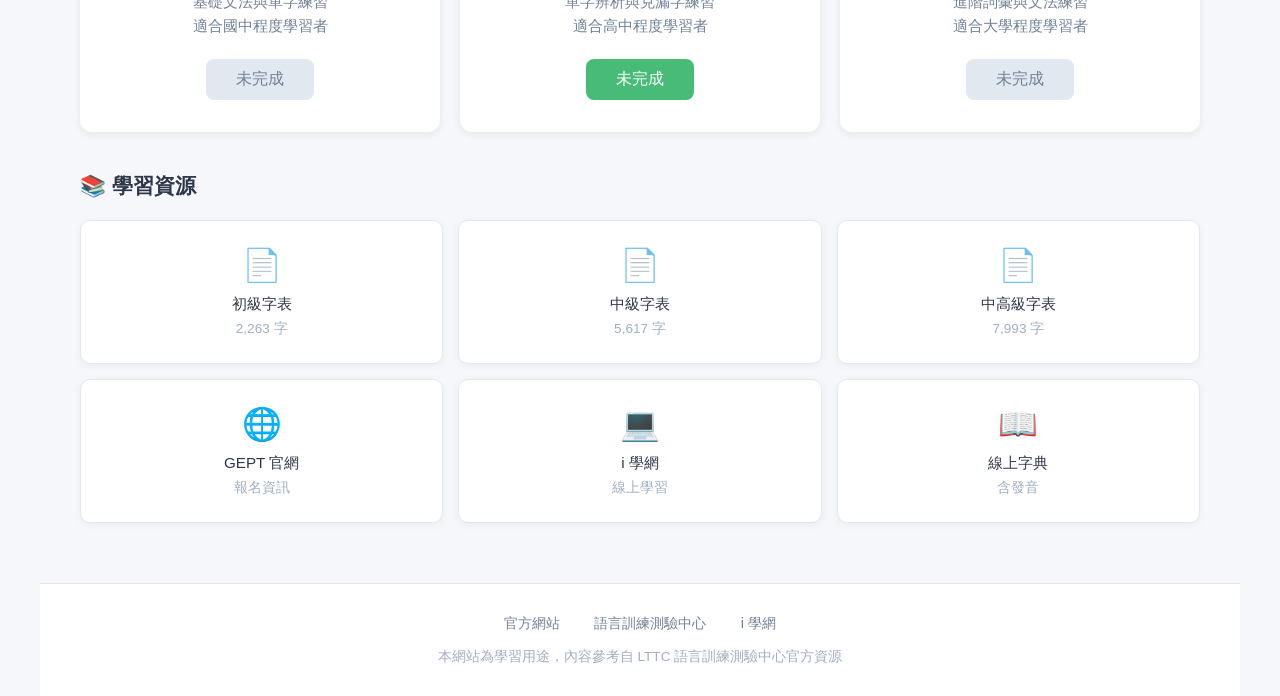
<file: home.html>
<!DOCTYPE html>
<html lang="zh-TW">
<head>
    <meta charset="UTF-8">
    <meta name="viewport" content="width=device-width, initial-scale=1.0">
    <title>GEPT 全民英檢學習平台</title>
    <link rel="stylesheet" href="home.css">
</head>
<body>
    <div class="container">
        <!-- Header with Stats -->
        <div class="header">
            <div class="header-top">
                <div>
                    <h1>GEPT English</h1>
                    <p class="subtitle">AI 口袋家教</p>
                </div>
            </div>

            <div class="stats-grid">
                <div class="stat-card">
                    <div class="stat-label">練習學習天數</div>
                    <div class="stat-value" id="stat-days">0</div>
                    <div class="stat-unit">天</div>
                </div>
                <div class="stat-card">
                    <div class="stat-label">本週練習時數</div>
                    <div class="stat-value" id="stat-hours">0.0</div>
                    <div class="stat-unit">小時</div>
                </div>
                <div class="stat-card">
                    <div class="stat-label">完成題數總計</div>
                    <div class="stat-value" id="stat-questions">0</div>
                    <div class="stat-unit">題</div>
                </div>
                <div class="stat-card">
                    <div class="stat-label">預估程度分數</div>
                    <div class="stat-value" id="stat-level">—</div>
                    <div class="stat-unit">依測驗正確率估算</div>
                </div>
            </div>
        </div>

        <div class="content">
            <!-- Learning Path -->
            <div class="learning-path">
                <h2 class="section-title">🎯 學習路徑</h2>
                <div class="path-steps">
                    <div class="path-step">
                        <div class="step-icon">📋</div>
                        <div class="step-title">自我診斷</div>
                        <div class="step-desc">快速獲得挑戰級數建議</div>
                    </div>
                    <div class="path-step">
                        <div class="step-icon">📚</div>
                        <div class="step-title">聽讀測驗</div>
                        <div class="step-desc">初級、中級、中高級</div>
                    </div>
                    <div class="path-step">
                        <div class="step-icon">✍️</div>
                        <div class="step-title">口說寫作</div>
                        <div class="step-desc">AI 自動評分回饋</div>
                    </div>
                    <div class="path-step">
                        <div class="step-icon">🏆</div>
                        <div class="step-title">個人化診斷</div>
                        <div class="step-desc">學習策略建議</div>
                    </div>
                </div>
            </div>

            <!-- Weakness Analysis -->
            <div class="weakness-section">
                <h2 class="section-title">📊 強弱項分析</h2>
                <div class="weakness-grid" id="weaknessGrid">
                    <div class="empty-state">正在載入測驗紀錄...</div>
                </div>
            </div>

            <!-- Practice Modes -->
            <h2 class="section-title">📝 學習模式</h2>
            <div class="mode-cards">
                <div class="mode-card">
                    <div class="mode-header">
                        <span class="mode-icon">⭐</span>
                        <div>
                            <div class="mode-title">練習模式</div>
                        </div>
                    </div>
                    <p class="mode-subtitle">輕鬆依照自己的步調答題</p>
                    <ul class="mode-features">
                        <li>測驗成績</li>
                        <li>試題解答</li>
                        <li>試題詳解</li>
                        <li>強弱項分析</li>
                        <li>分項能力表現</li>
                        <li>關鍵字彙和句型</li>
                    </ul>
                    <a href="index.html" class="mode-btn">開始練習</a>
                </div>

                <div class="mode-card">
                    <div class="mode-header">
                        <span class="mode-icon">⏱</span>
                        <div>
                            <div class="mode-title">計時模式</div>
                        </div>
                    </div>
                    <p class="mode-subtitle">比照正式測驗時間限時完成作答（開發中）</p>
                    <ul class="mode-features">
                        <li>測驗成績</li>
                        <li>試題解答</li>
                        <li>試題詳解</li>
                        <li>強弱項分析</li>
                        <li>分項能力表現</li>
                        <li>關鍵字彙和句型</li>
                    </ul>
                    <a href="index.html" class="mode-btn">限時挑戰</a>
                </div>

                <div class="mode-card">
                    <div class="mode-header">
                        <span class="mode-icon">🎤</span>
                        <div>
                            <div class="mode-title">口說練習</div>
                        </div>
                    </div>
                    <p class="mode-subtitle">跟著例句朗讀，即時看發音精準度</p>
                    <ul class="mode-features">
                        <li>語音播放示範發音</li>
                        <li>語音辨識即時評分</li>
                        <li>逐字對照唸對/唸錯</li>
                        <li>沿用相同單字題庫</li>
                    </ul>
                    <a href="speaking.html" class="mode-btn">開始朗讀</a>
                </div>
            </div>

            <!-- Level Selection -->
            <h2 class="section-title">🎓 選擇級別</h2>
            <div class="level-cards">
                <div class="level-card" onclick="window.location.href='elementary.html'">
                    <div class="card-content">
                        <div class="level-icon">📘</div>
                        <h3 class="level-name">GEPT 初級</h3>
                        <div class="level-cefr">CEFR A2</div>
                        <p class="level-description">
                            基礎文法與單字練習<br>
                            適合國中程度學習者
                        </p>
                        <a href="elementary.html" class="practice-btn" id="status-elementary">未完成</a>
                    </div>
                </div>

                <div class="level-card" onclick="window.location.href='index.html'">
                    <div class="card-content">
                        <div class="level-icon">📗</div>
                        <h3 class="level-name">GEPT 中級</h3>
                        <div class="level-cefr">CEFR B1</div>
                        <p class="level-description">
                            單字辨析與克漏字練習<br>
                            適合高中程度學習者
                        </p>
                        <a href="index.html" class="practice-btn" id="status-intermediate">未完成</a>
                    </div>
                </div>

                <div class="level-card" onclick="window.location.href='high-intermediate.html'">
                    <div class="card-content">
                        <div class="level-icon">📕</div>
                        <h3 class="level-name">GEPT 中高級</h3>
                        <div class="level-cefr">CEFR B2</div>
                        <p class="level-description">
                            進階詞彙與文法練習<br>
                            適合大學程度學習者
                        </p>
                        <a href="high-intermediate.html" class="practice-btn" id="status-high">未完成</a>
                    </div>
                </div>
            </div>

            <!-- Resources -->
            <h2 class="section-title">📚 學習資源</h2>
            <div class="resources-grid">
                <a href="https://www.lttc.ntu.edu.tw/resources/GEPT/GEPT_Elementary.pdf" target="_blank" class="resource-item">
                    <div class="resource-icon">📄</div>
                    <div class="resource-text">
                        <div class="resource-name">初級字表</div>
                        <div class="resource-desc">2,263 字</div>
                    </div>
                </a>

                <a href="https://www.lttc.ntu.edu.tw/resources/GEPT/GEPT_Intermediate.pdf" target="_blank" class="resource-item">
                    <div class="resource-icon">📄</div>
                    <div class="resource-text">
                        <div class="resource-name">中級字表</div>
                        <div class="resource-desc">5,617 字</div>
                    </div>
                </a>

                <a href="https://www.lttc.ntu.edu.tw/resources/GEPT/GEPT_High-Intermediate.pdf" target="_blank" class="resource-item">
                    <div class="resource-icon">📄</div>
                    <div class="resource-text">
                        <div class="resource-name">中高級字表</div>
                        <div class="resource-desc">7,993 字</div>
                    </div>
                </a>

                <a href="https://www.gept.org.tw/" target="_blank" class="resource-item">
                    <div class="resource-icon">🌐</div>
                    <div class="resource-text">
                        <div class="resource-name">GEPT 官網</div>
                        <div class="resource-desc">報名資訊</div>
                    </div>
                </a>

                <a href="https://prep.gept.org.tw/" target="_blank" class="resource-item">
                    <div class="resource-icon">💻</div>
                    <div class="resource-text">
                        <div class="resource-name">i 學網</div>
                        <div class="resource-desc">線上學習</div>
                    </div>
                </a>

                <a href="https://www.lttc.ntu.edu.tw/tw/vocabulary" target="_blank" class="resource-item">
                    <div class="resource-icon">📖</div>
                    <div class="resource-text">
                        <div class="resource-name">線上字典</div>
                        <div class="resource-desc">含發音</div>
                    </div>
                </a>
            </div>
        </div>

        <!-- Footer -->
        <div class="footer">
            <div class="footer-links">
                <a href="https://www.gept.org.tw/" target="_blank">官方網站</a>
                <a href="https://www.lttc.ntu.edu.tw/" target="_blank">語言訓練測驗中心</a>
                <a href="https://prep.gept.org.tw/" target="_blank">i 學網</a>
            </div>
            <p class="footer-copyright">
                本網站為學習用途，內容參考自 LTTC 語言訓練測驗中心官方資源
            </p>
        </div>
    </div>

    <script src="progress.js"></script>
</body>
</html>
</file>
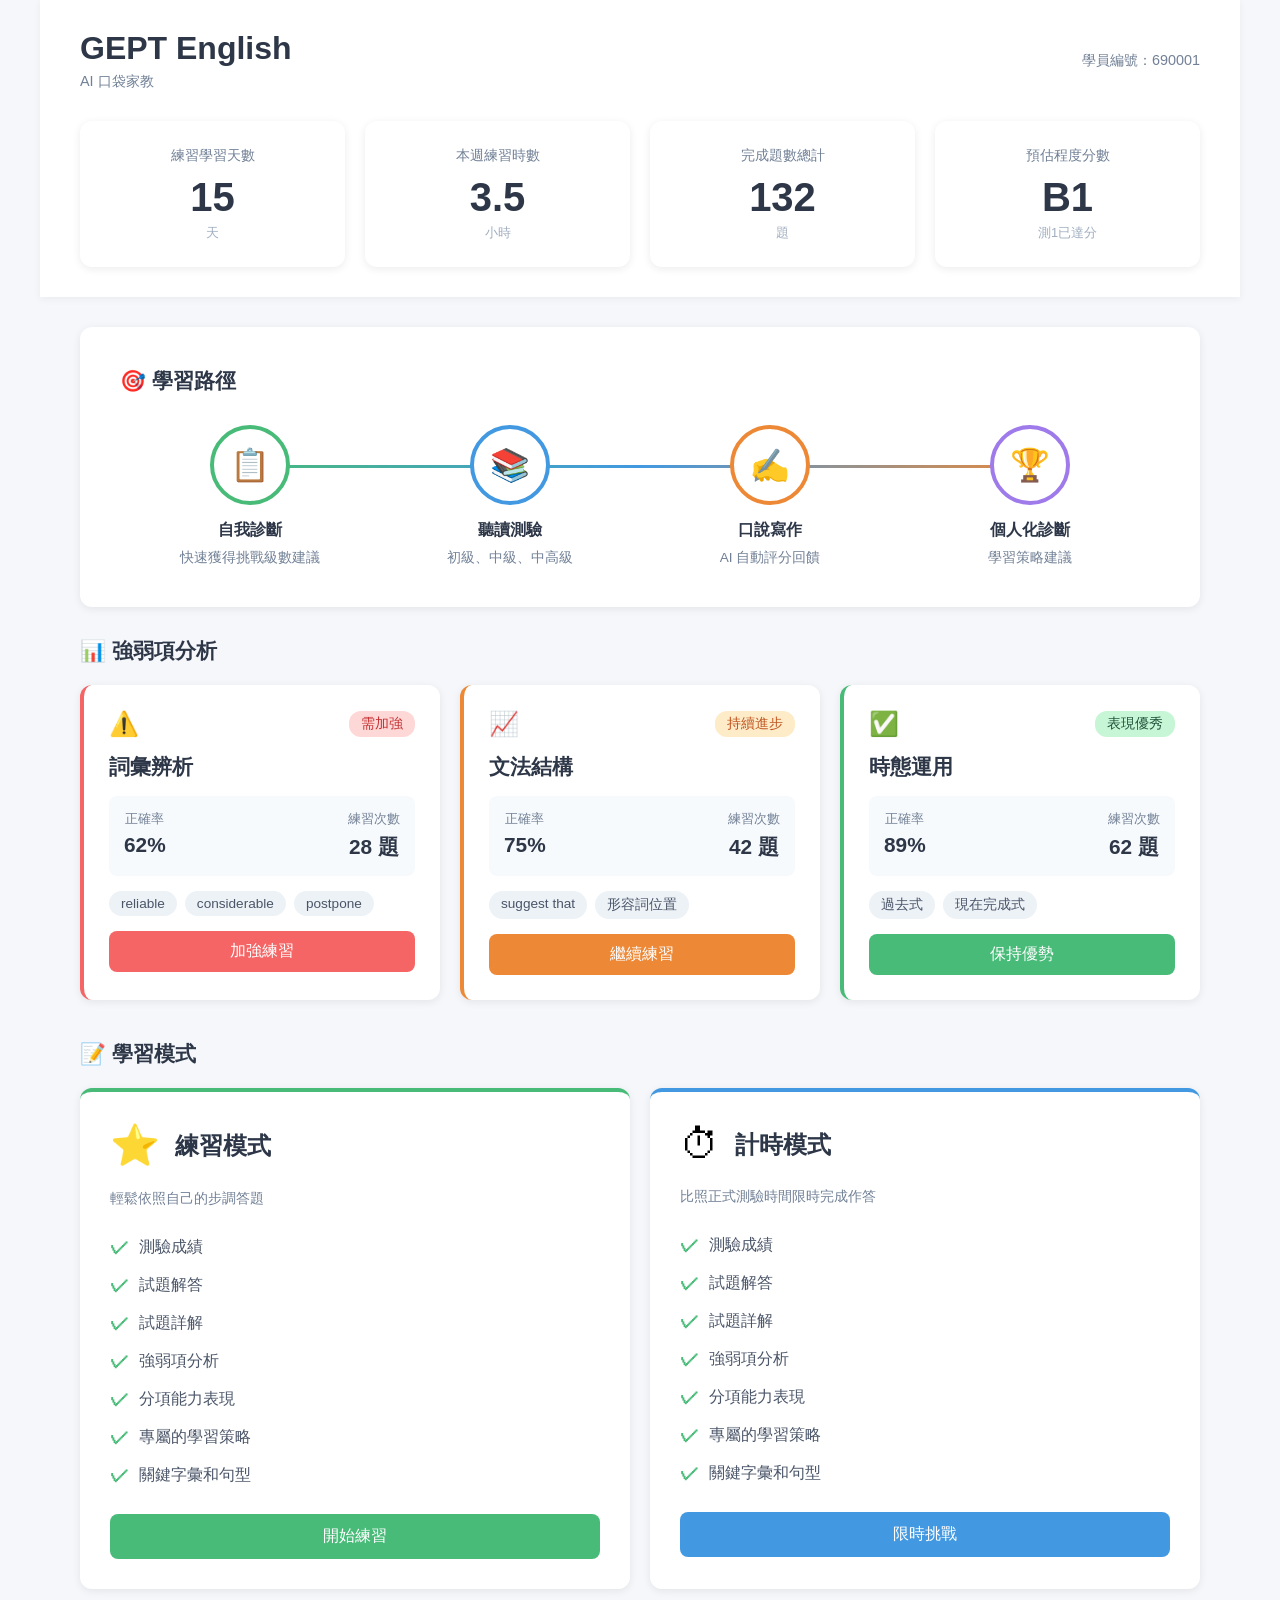
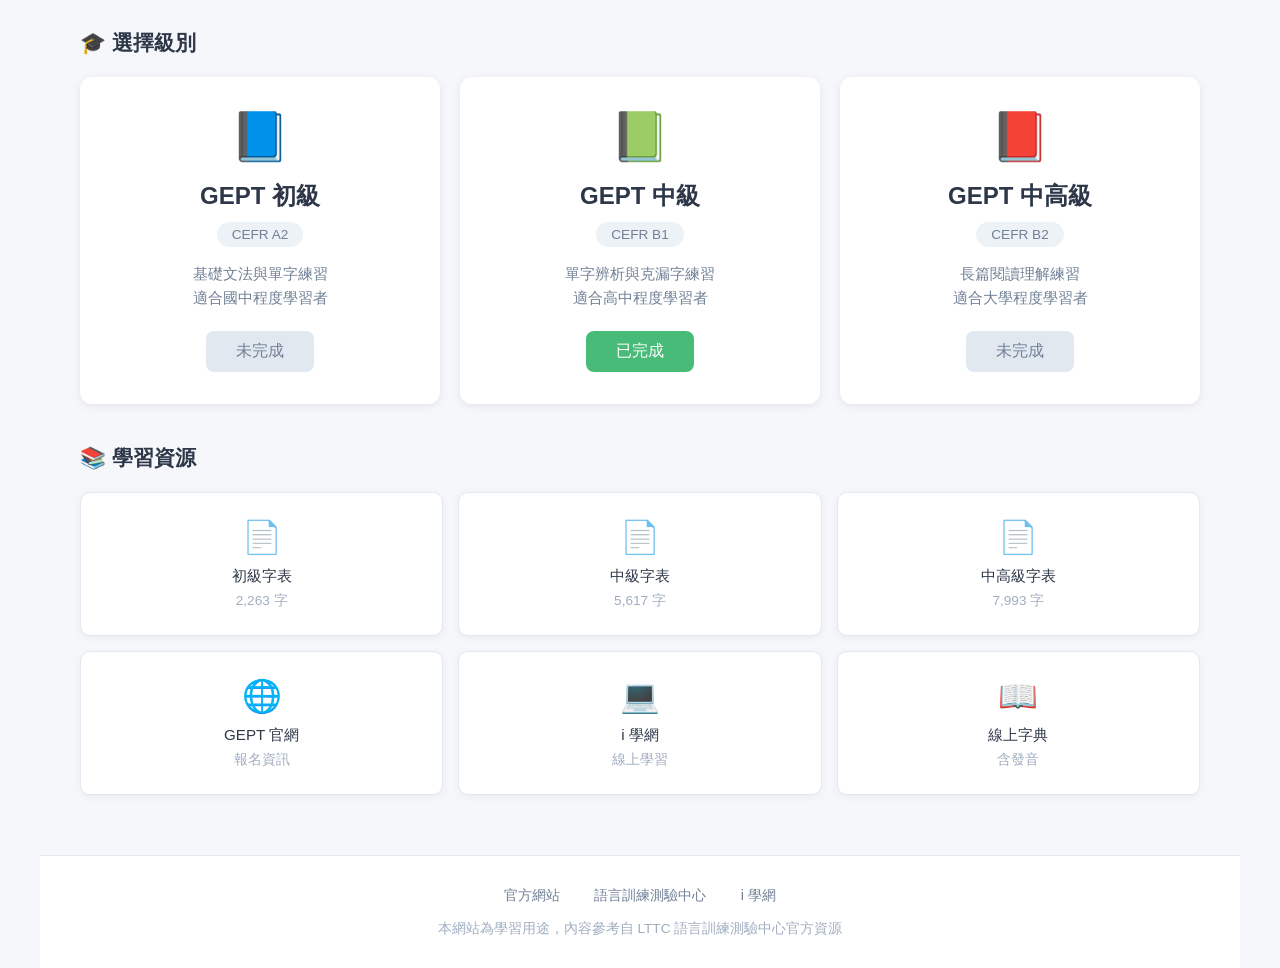
<file: home_new.html>
<!DOCTYPE html>
<html lang="zh-TW">
<head>
    <meta charset="UTF-8">
    <meta name="viewport" content="width=device-width, initial-scale=1.0">
    <title>GEPT 全民英檢學習平台</title>
    <style>
        * {
            margin: 0;
            padding: 0;
            box-sizing: border-box;
        }

        body {
            font-family: 'Microsoft JhengHei', 'Segoe UI', Arial, sans-serif;
            background: #f5f7fa;
            min-height: 100vh;
        }

        .container {
            max-width: 1200px;
            margin: 0 auto;
            background: #f5f7fa;
        }

        /* Header Section */
        .header {
            background: white;
            padding: 30px 40px;
            box-shadow: 0 2px 8px rgba(0, 0, 0, 0.05);
        }

        .header-top {
            display: flex;
            justify-content: space-between;
            align-items: center;
            margin-bottom: 30px;
        }

        .header h1 {
            font-size: 2em;
            color: #2d3748;
            font-weight: 600;
        }

        .header .subtitle {
            font-size: 0.9em;
            color: #718096;
            margin-top: 5px;
        }

        .header-info {
            text-align: right;
            color: #718096;
            font-size: 0.9em;
        }

        /* Stats Grid */
        .stats-grid {
            display: grid;
            grid-template-columns: repeat(4, 1fr);
            gap: 20px;
        }

        .stat-card {
            background: white;
            padding: 25px;
            border-radius: 12px;
            box-shadow: 0 2px 8px rgba(0, 0, 0, 0.08);
            text-align: center;
            transition: transform 0.3s, box-shadow 0.3s;
        }

        .stat-card:hover {
            transform: translateY(-5px);
            box-shadow: 0 4px 16px rgba(0, 0, 0, 0.12);
        }

        .stat-label {
            font-size: 0.9em;
            color: #718096;
            margin-bottom: 10px;
        }

        .stat-value {
            font-size: 2.5em;
            font-weight: 700;
            color: #2d3748;
        }

        .stat-unit {
            font-size: 0.8em;
            color: #a0aec0;
            margin-top: 5px;
        }

        /* Content Section */
        .content {
            padding: 30px 40px;
        }

        .section-title {
            font-size: 1.3em;
            color: #2d3748;
            margin-bottom: 20px;
            font-weight: 600;
        }

        /* Learning Path Section */
        .learning-path {
            background: white;
            padding: 40px;
            border-radius: 12px;
            box-shadow: 0 2px 8px rgba(0, 0, 0, 0.08);
            margin-bottom: 30px;
        }

        .path-steps {
            display: flex;
            justify-content: space-between;
            align-items: center;
            margin-top: 30px;
            position: relative;
        }

        .path-steps::before {
            content: '';
            position: absolute;
            top: 40px;
            left: 10%;
            right: 10%;
            height: 3px;
            background: linear-gradient(90deg, #48bb78 0%, #4299e1 50%, #ed8936 100%);
            z-index: 0;
        }

        .path-step {
            flex: 1;
            text-align: center;
            position: relative;
            z-index: 1;
        }

        .step-icon {
            width: 80px;
            height: 80px;
            border-radius: 50%;
            background: white;
            border: 4px solid #48bb78;
            display: flex;
            align-items: center;
            justify-content: center;
            font-size: 2em;
            margin: 0 auto 15px;
            transition: all 0.3s;
        }

        .path-step:nth-child(2) .step-icon {
            border-color: #4299e1;
        }

        .path-step:nth-child(3) .step-icon {
            border-color: #ed8936;
        }

        .path-step:nth-child(4) .step-icon {
            border-color: #9f7aea;
        }

        .step-icon:hover {
            transform: scale(1.1);
            box-shadow: 0 8px 20px rgba(0, 0, 0, 0.15);
        }

        .step-title {
            font-weight: 600;
            color: #2d3748;
            margin-bottom: 8px;
        }

        .step-desc {
            font-size: 0.85em;
            color: #718096;
        }

        /* Weakness Analysis Section */
        .weakness-section {
            margin-bottom: 40px;
        }

        .weakness-grid {
            display: grid;
            grid-template-columns: repeat(3, 1fr);
            gap: 20px;
        }

        .weakness-card {
            background: white;
            border-radius: 12px;
            padding: 25px;
            box-shadow: 0 2px 8px rgba(0, 0, 0, 0.08);
            border-left: 4px solid #e2e8f0;
            transition: all 0.3s;
        }

        .weakness-card:hover {
            transform: translateY(-5px);
            box-shadow: 0 8px 24px rgba(0, 0, 0, 0.12);
        }

        .weakness-card.weak {
            border-left-color: #f56565;
        }

        .weakness-card.moderate {
            border-left-color: #ed8936;
        }

        .weakness-card.strong {
            border-left-color: #48bb78;
        }

        .weakness-header {
            display: flex;
            justify-content: space-between;
            align-items: center;
            margin-bottom: 15px;
        }

        .weakness-icon {
            font-size: 1.5em;
        }

        .weakness-level {
            font-size: 0.85em;
            padding: 4px 12px;
            border-radius: 12px;
            font-weight: 500;
        }

        .weakness-card.weak .weakness-level {
            background: #fed7d7;
            color: #c53030;
        }

        .weakness-card.moderate .weakness-level {
            background: #feebc8;
            color: #c05621;
        }

        .weakness-card.strong .weakness-level {
            background: #c6f6d5;
            color: #22543d;
        }

        .weakness-title {
            font-size: 1.3em;
            color: #2d3748;
            margin-bottom: 15px;
            font-weight: 600;
        }

        .weakness-stats {
            display: flex;
            justify-content: space-between;
            margin-bottom: 15px;
            padding: 15px;
            background: #f7fafc;
            border-radius: 8px;
        }

        .stat-item {
            display: flex;
            flex-direction: column;
            align-items: center;
        }

        .stat-item .stat-label {
            font-size: 0.8em;
            color: #718096;
            margin-bottom: 5px;
        }

        .stat-item .stat-value {
            font-size: 1.3em;
            font-weight: 700;
            color: #2d3748;
        }

        .weak-value {
            color: #f56565;
        }

        .moderate-value {
            color: #ed8936;
        }

        .strong-value {
            color: #48bb78;
        }

        .weakness-keywords {
            display: flex;
            flex-wrap: wrap;
            gap: 8px;
            margin-bottom: 15px;
        }

        .keyword {
            display: inline-block;
            padding: 5px 12px;
            background: #edf2f7;
            color: #4a5568;
            border-radius: 15px;
            font-size: 0.85em;
        }

        .improve-btn {
            display: block;
            width: 100%;
            padding: 10px;
            text-align: center;
            background: #edf2f7;
            color: #2d3748;
            border-radius: 8px;
            text-decoration: none;
            font-weight: 500;
            transition: all 0.3s;
        }

        .weakness-card.weak .improve-btn {
            background: #f56565;
            color: white;
        }

        .weakness-card.moderate .improve-btn {
            background: #ed8936;
            color: white;
        }

        .weakness-card.strong .improve-btn {
            background: #48bb78;
            color: white;
        }

        .improve-btn:hover {
            transform: scale(1.02);
            opacity: 0.9;
        }

        /* Practice Mode Cards */
        .mode-cards {
            display: grid;
            grid-template-columns: repeat(2, 1fr);
            gap: 20px;
            margin-bottom: 40px;
        }

        .mode-card {
            background: white;
            border-radius: 12px;
            padding: 30px;
            box-shadow: 0 2px 8px rgba(0, 0, 0, 0.08);
            transition: all 0.3s;
            border-top: 4px solid #48bb78;
        }

        .mode-card:nth-child(2) {
            border-top-color: #4299e1;
        }

        .mode-card:hover {
            transform: translateY(-5px);
            box-shadow: 0 8px 24px rgba(0, 0, 0, 0.12);
        }

        .mode-header {
            display: flex;
            align-items: center;
            margin-bottom: 20px;
        }

        .mode-icon {
            font-size: 2.5em;
            margin-right: 15px;
        }

        .mode-title {
            font-size: 1.5em;
            color: #2d3748;
            font-weight: 600;
        }

        .mode-subtitle {
            font-size: 0.9em;
            color: #718096;
            margin-bottom: 20px;
        }

        .mode-features {
            list-style: none;
            margin-bottom: 20px;
        }

        .mode-features li {
            padding: 8px 0;
            color: #4a5568;
            display: flex;
            align-items: center;
        }

        .mode-features li::before {
            content: '✓';
            color: #48bb78;
            font-weight: bold;
            margin-right: 10px;
            font-size: 1.2em;
        }

        .mode-btn {
            display: inline-block;
            width: 100%;
            padding: 12px;
            background: #48bb78;
            color: white;
            text-align: center;
            border-radius: 8px;
            text-decoration: none;
            font-weight: 500;
            transition: all 0.3s;
        }

        .mode-card:nth-child(2) .mode-btn {
            background: #4299e1;
        }

        .mode-btn:hover {
            opacity: 0.9;
            transform: scale(1.02);
        }

        /* Level Cards */
        .level-cards {
            display: grid;
            grid-template-columns: repeat(3, 1fr);
            gap: 20px;
            margin-bottom: 40px;
        }

        .level-card {
            background: white;
            border-radius: 12px;
            padding: 30px;
            box-shadow: 0 2px 8px rgba(0, 0, 0, 0.08);
            transition: all 0.3s;
            cursor: pointer;
            border: 2px solid transparent;
        }

        .level-card:hover {
            transform: translateY(-5px);
            box-shadow: 0 8px 24px rgba(0, 0, 0, 0.12);
            border-color: #48bb78;
        }

        .card-content {
            text-align: center;
        }

        .level-icon {
            font-size: 3em;
            margin-bottom: 15px;
        }

        .level-name {
            font-size: 1.5em;
            font-weight: 600;
            margin-bottom: 10px;
            color: #2d3748;
        }

        .level-cefr {
            display: inline-block;
            padding: 5px 15px;
            background: #edf2f7;
            border-radius: 15px;
            font-size: 0.85em;
            color: #718096;
            margin-bottom: 15px;
        }

        .level-description {
            font-size: 0.95em;
            color: #718096;
            margin-bottom: 20px;
            line-height: 1.6;
        }

        .practice-btn {
            display: inline-block;
            padding: 10px 30px;
            background: #e2e8f0;
            color: #718096;
            border-radius: 8px;
            text-decoration: none;
            font-weight: 500;
            transition: all 0.3s;
        }

        .level-card:nth-child(2) .practice-btn {
            background: #48bb78;
            color: white;
        }

        .practice-btn:hover {
            transform: scale(1.02);
        }

        /* Resources Section */
        .resources-grid {
            display: grid;
            grid-template-columns: repeat(3, 1fr);
            gap: 15px;
        }

        .resource-item {
            display: flex;
            flex-direction: column;
            align-items: center;
            padding: 25px 20px;
            background: white;
            border-radius: 10px;
            text-decoration: none;
            color: #2d3748;
            transition: all 0.3s;
            border: 1px solid #e2e8f0;
            box-shadow: 0 2px 8px rgba(0, 0, 0, 0.05);
        }

        .resource-item:hover {
            background: #f7fafc;
            border-color: #cbd5e0;
            transform: translateY(-3px);
            box-shadow: 0 4px 12px rgba(0, 0, 0, 0.1);
        }

        .resource-icon {
            font-size: 2em;
            margin-bottom: 10px;
        }

        .resource-text {
            text-align: center;
        }

        .resource-name {
            font-weight: 500;
            font-size: 0.95em;
            margin-bottom: 5px;
            color: #2d3748;
        }

        .resource-desc {
            font-size: 0.85em;
            color: #a0aec0;
        }

        /* Footer */
        .footer {
            background: white;
            padding: 30px 40px;
            text-align: center;
            margin-top: 30px;
            border-top: 1px solid #e2e8f0;
        }

        .footer-links {
            margin-bottom: 15px;
        }

        .footer-links a {
            color: #718096;
            text-decoration: none;
            margin: 0 15px;
            font-size: 0.9em;
            transition: color 0.3s;
        }

        .footer-links a:hover {
            color: #2d3748;
        }

        .footer-copyright {
            font-size: 0.85em;
            color: #a0aec0;
        }

        /* Responsive */
        @media (max-width: 968px) {
            .path-steps {
                flex-direction: column;
            }

            .path-steps::before {
                display: none;
            }

            .path-step {
                margin-bottom: 30px;
            }

            .mode-cards {
                grid-template-columns: 1fr;
            }

            .weakness-grid {
                grid-template-columns: 1fr;
            }

            .level-cards {
                grid-template-columns: 1fr;
            }
        }

        @media (max-width: 768px) {
            .header {
                padding: 20px;
            }

            .header h1 {
                font-size: 1.5em;
            }

            .stats-grid {
                grid-template-columns: repeat(2, 1fr);
                gap: 15px;
            }

            .content {
                padding: 20px;
            }

            .learning-path {
                padding: 25px;
            }

            .resources-grid {
                grid-template-columns: repeat(2, 1fr);
            }
        }
    </style>
</head>
<body>
    <div class="container">
        <!-- Header with Stats -->
        <div class="header">
            <div class="header-top">
                <div>
                    <h1>GEPT English</h1>
                    <p class="subtitle">AI 口袋家教</p>
                </div>
                <div class="header-info">
                    <div>學員編號：690001</div>
                </div>
            </div>
            
            <div class="stats-grid">
                <div class="stat-card">
                    <div class="stat-label">練習學習天數</div>
                    <div class="stat-value">15</div>
                    <div class="stat-unit">天</div>
                </div>
                <div class="stat-card">
                    <div class="stat-label">本週練習時數</div>
                    <div class="stat-value">3.5</div>
                    <div class="stat-unit">小時</div>
                </div>
                <div class="stat-card">
                    <div class="stat-label">完成題數總計</div>
                    <div class="stat-value">132</div>
                    <div class="stat-unit">題</div>
                </div>
                <div class="stat-card">
                    <div class="stat-label">預估程度分數</div>
                    <div class="stat-value">B1</div>
                    <div class="stat-unit">測1已達分</div>
                </div>
            </div>
        </div>

        <div class="content">
            <!-- Learning Path -->
            <div class="learning-path">
                <h2 class="section-title">🎯 學習路徑</h2>
                <div class="path-steps">
                    <div class="path-step">
                        <div class="step-icon">📋</div>
                        <div class="step-title">自我診斷</div>
                        <div class="step-desc">快速獲得挑戰級數建議</div>
                    </div>
                    <div class="path-step">
                        <div class="step-icon">📚</div>
                        <div class="step-title">聽讀測驗</div>
                        <div class="step-desc">初級、中級、中高級</div>
                    </div>
                    <div class="path-step">
                        <div class="step-icon">✍️</div>
                        <div class="step-title">口說寫作</div>
                        <div class="step-desc">AI 自動評分回饋</div>
                    </div>
                    <div class="path-step">
                        <div class="step-icon">🏆</div>
                        <div class="step-title">個人化診斷</div>
                        <div class="step-desc">學習策略建議</div>
                    </div>
                </div>
            </div>

            <!-- Weakness Analysis -->
            <div class="weakness-section">
                <h2 class="section-title">📊 強弱項分析</h2>
                <div class="weakness-grid">
                    <div class="weakness-card weak">
                        <div class="weakness-header">
                            <span class="weakness-icon">⚠️</span>
                            <span class="weakness-level">需加強</span>
                        </div>
                        <h3 class="weakness-title">詞彙辨析</h3>
                        <div class="weakness-stats">
                            <div class="stat-item">
                                <span class="stat-label">正確率</span>
                                <span class="stat-value weak-value">62%</span>
                            </div>
                            <div class="stat-item">
                                <span class="stat-label">練習次數</span>
                                <span class="stat-value">28 題</span>
                            </div>
                        </div>
                        <div class="weakness-keywords">
                            <span class="keyword">reliable</span>
                            <span class="keyword">considerable</span>
                            <span class="keyword">postpone</span>
                        </div>
                        <a href="index.html" class="improve-btn">加強練習</a>
                    </div>

                    <div class="weakness-card moderate">
                        <div class="weakness-header">
                            <span class="weakness-icon">📈</span>
                            <span class="weakness-level">持續進步</span>
                        </div>
                        <h3 class="weakness-title">文法結構</h3>
                        <div class="weakness-stats">
                            <div class="stat-item">
                                <span class="stat-label">正確率</span>
                                <span class="stat-value moderate-value">75%</span>
                            </div>
                            <div class="stat-item">
                                <span class="stat-label">練習次數</span>
                                <span class="stat-value">42 題</span>
                            </div>
                        </div>
                        <div class="weakness-keywords">
                            <span class="keyword">suggest that</span>
                            <span class="keyword">形容詞位置</span>
                        </div>
                        <a href="index.html" class="improve-btn">繼續練習</a>
                    </div>

                    <div class="weakness-card strong">
                        <div class="weakness-header">
                            <span class="weakness-icon">✅</span>
                            <span class="weakness-level">表現優秀</span>
                        </div>
                        <h3 class="weakness-title">時態運用</h3>
                        <div class="weakness-stats">
                            <div class="stat-item">
                                <span class="stat-label">正確率</span>
                                <span class="stat-value strong-value">89%</span>
                            </div>
                            <div class="stat-item">
                                <span class="stat-label">練習次數</span>
                                <span class="stat-value">62 題</span>
                            </div>
                        </div>
                        <div class="weakness-keywords">
                            <span class="keyword">過去式</span>
                            <span class="keyword">現在完成式</span>
                        </div>
                        <a href="index.html" class="improve-btn">保持優勢</a>
                    </div>
                </div>
            </div>

            <!-- Practice Modes -->
            <h2 class="section-title">📝 學習模式</h2>
            <div class="mode-cards">
                <div class="mode-card">
                    <div class="mode-header">
                        <span class="mode-icon">⭐</span>
                        <div>
                            <div class="mode-title">練習模式</div>
                        </div>
                    </div>
                    <p class="mode-subtitle">輕鬆依照自己的步調答題</p>
                    <ul class="mode-features">
                        <li>測驗成績</li>
                        <li>試題解答</li>
                        <li>試題詳解</li>
                        <li>強弱項分析</li>
                        <li>分項能力表現</li>
                        <li>專屬的學習策略</li>
                        <li>關鍵字彙和句型</li>
                    </ul>
                    <a href="index.html" class="mode-btn">開始練習</a>
                </div>

                <div class="mode-card">
                    <div class="mode-header">
                        <span class="mode-icon">⏱</span>
                        <div>
                            <div class="mode-title">計時模式</div>
                        </div>
                    </div>
                    <p class="mode-subtitle">比照正式測驗時間限時完成作答</p>
                    <ul class="mode-features">
                        <li>測驗成績</li>
                        <li>試題解答</li>
                        <li>試題詳解</li>
                        <li>強弱項分析</li>
                        <li>分項能力表現</li>
                        <li>專屬的學習策略</li>
                        <li>關鍵字彙和句型</li>
                    </ul>
                    <a href="index.html" class="mode-btn">限時挑戰</a>
                </div>
            </div>

            <!-- Level Selection -->
            <h2 class="section-title">🎓 選擇級別</h2>
            <div class="level-cards">
                <div class="level-card" onclick="window.location.href='elementary.html'">
                    <div class="card-content">
                        <div class="level-icon">📘</div>
                        <h3 class="level-name">GEPT 初級</h3>
                        <div class="level-cefr">CEFR A2</div>
                        <p class="level-description">
                            基礎文法與單字練習<br>
                            適合國中程度學習者
                        </p>
                        <a href="elementary.html" class="practice-btn">未完成</a>
                    </div>
                </div>

                <div class="level-card" onclick="window.location.href='index.html'">
                    <div class="card-content">
                        <div class="level-icon">📗</div>
                        <h3 class="level-name">GEPT 中級</h3>
                        <div class="level-cefr">CEFR B1</div>
                        <p class="level-description">
                            單字辨析與克漏字練習<br>
                            適合高中程度學習者
                        </p>
                        <a href="index.html" class="practice-btn">已完成</a>
                    </div>
                </div>

                <div class="level-card" onclick="window.location.href='high-intermediate.html'">
                    <div class="card-content">
                        <div class="level-icon">📕</div>
                        <h3 class="level-name">GEPT 中高級</h3>
                        <div class="level-cefr">CEFR B2</div>
                        <p class="level-description">
                            長篇閱讀理解練習<br>
                            適合大學程度學習者
                        </p>
                        <a href="high-intermediate.html" class="practice-btn">未完成</a>
                    </div>
                </div>
            </div>

            <!-- Resources -->
            <h2 class="section-title">📚 學習資源</h2>
            <div class="resources-grid">
                <a href="https://www.lttc.ntu.edu.tw/resources/GEPT/GEPT_Elementary.pdf" target="_blank" class="resource-item">
                    <div class="resource-icon">📄</div>
                    <div class="resource-text">
                        <div class="resource-name">初級字表</div>
                        <div class="resource-desc">2,263 字</div>
                    </div>
                </a>

                <a href="https://www.lttc.ntu.edu.tw/resources/GEPT/GEPT_Intermediate.pdf" target="_blank" class="resource-item">
                    <div class="resource-icon">📄</div>
                    <div class="resource-text">
                        <div class="resource-name">中級字表</div>
                        <div class="resource-desc">5,617 字</div>
                    </div>
                </a>

                <a href="https://www.lttc.ntu.edu.tw/resources/GEPT/GEPT_High-Intermediate.pdf" target="_blank" class="resource-item">
                    <div class="resource-icon">📄</div>
                    <div class="resource-text">
                        <div class="resource-name">中高級字表</div>
                        <div class="resource-desc">7,993 字</div>
                    </div>
                </a>

                <a href="https://www.gept.org.tw/" target="_blank" class="resource-item">
                    <div class="resource-icon">🌐</div>
                    <div class="resource-text">
                        <div class="resource-name">GEPT 官網</div>
                        <div class="resource-desc">報名資訊</div>
                    </div>
                </a>

                <a href="https://prep.gept.org.tw/" target="_blank" class="resource-item">
                    <div class="resource-icon">💻</div>
                    <div class="resource-text">
                        <div class="resource-name">i 學網</div>
                        <div class="resource-desc">線上學習</div>
                    </div>
                </a>

                <a href="https://www.lttc.ntu.edu.tw/tw/vocabulary" target="_blank" class="resource-item">
                    <div class="resource-icon">📖</div>
                    <div class="resource-text">
                        <div class="resource-name">線上字典</div>
                        <div class="resource-desc">含發音</div>
                    </div>
                </a>
            </div>
        </div>

        <!-- Footer -->
        <div class="footer">
            <div class="footer-links">
                <a href="https://www.gept.org.tw/" target="_blank">官方網站</a>
                <a href="https://www.lttc.ntu.edu.tw/" target="_blank">語言訓練測驗中心</a>
                <a href="https://prep.gept.org.tw/" target="_blank">i 學網</a>
            </div>
            <p class="footer-copyright">
                本網站為學習用途，內容參考自 LTTC 語言訓練測驗中心官方資源
            </p>
        </div>
    </div>
</body>
</html>
</file>
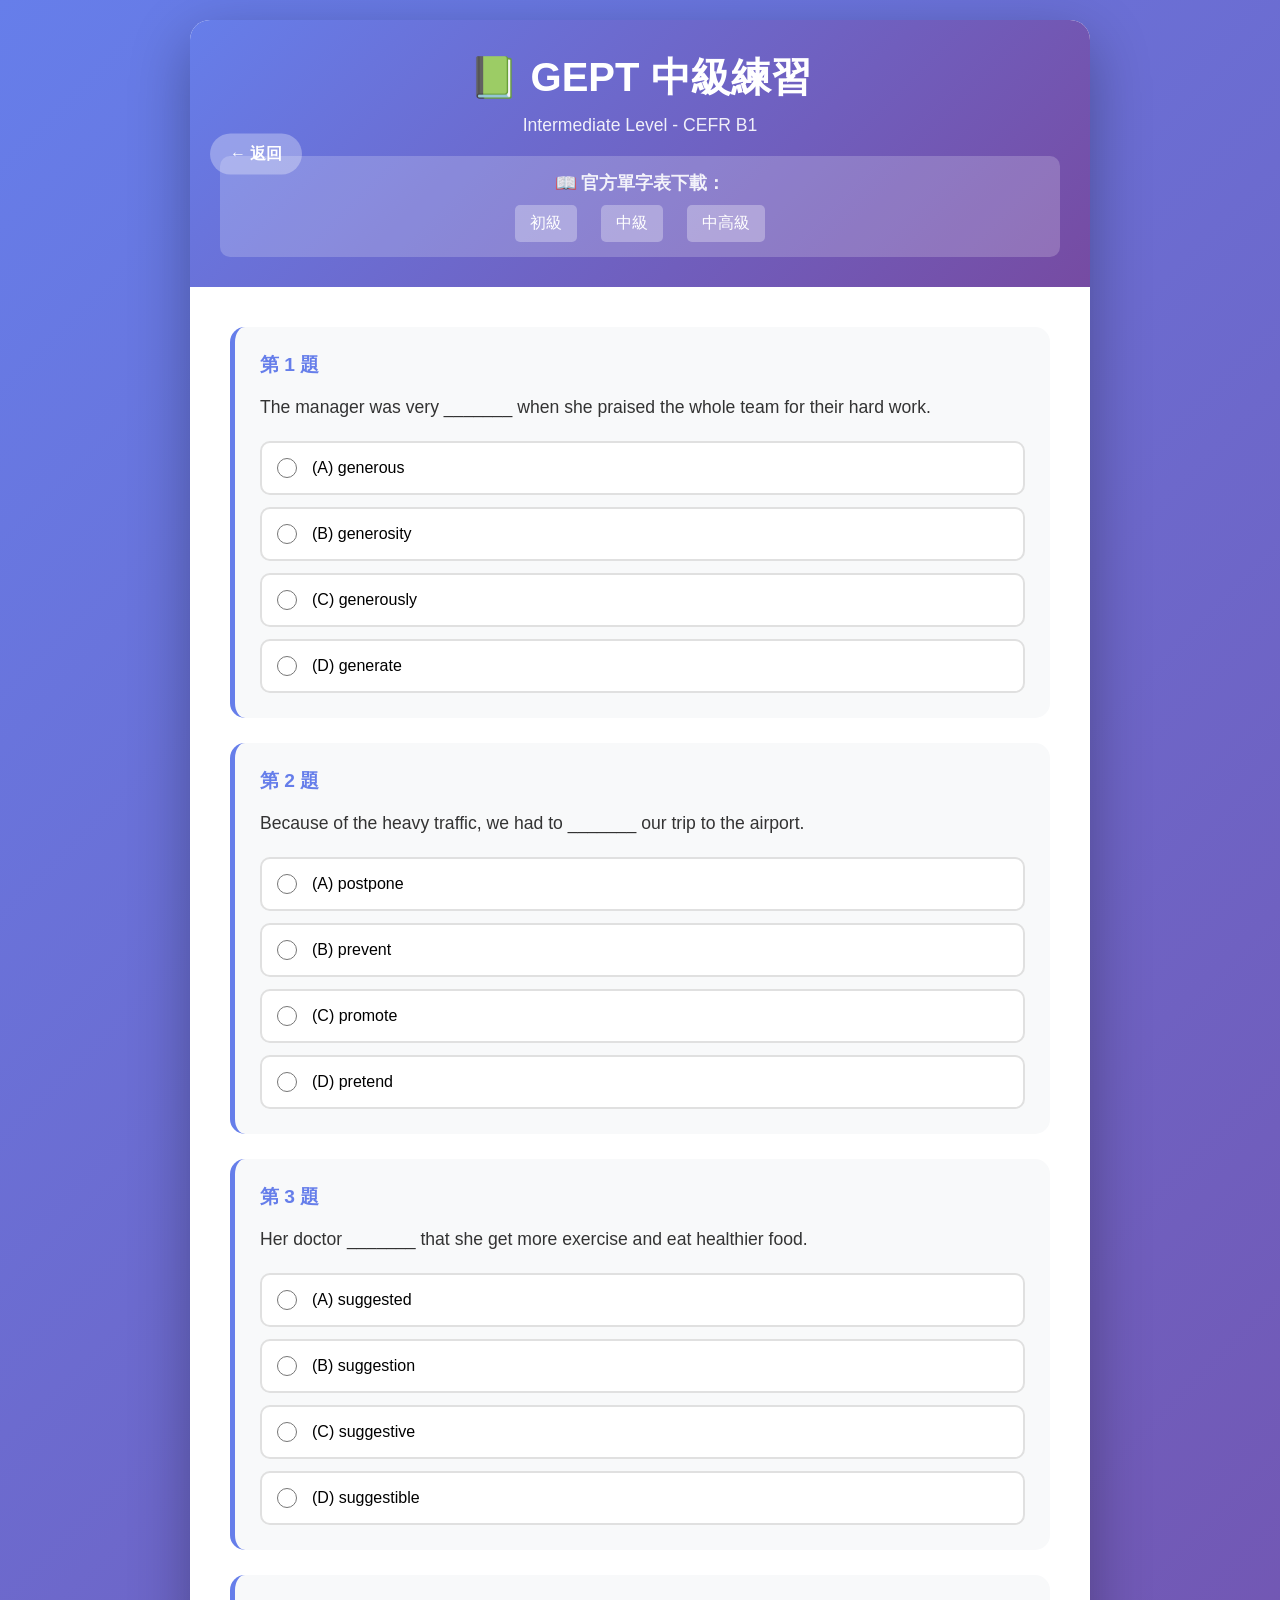
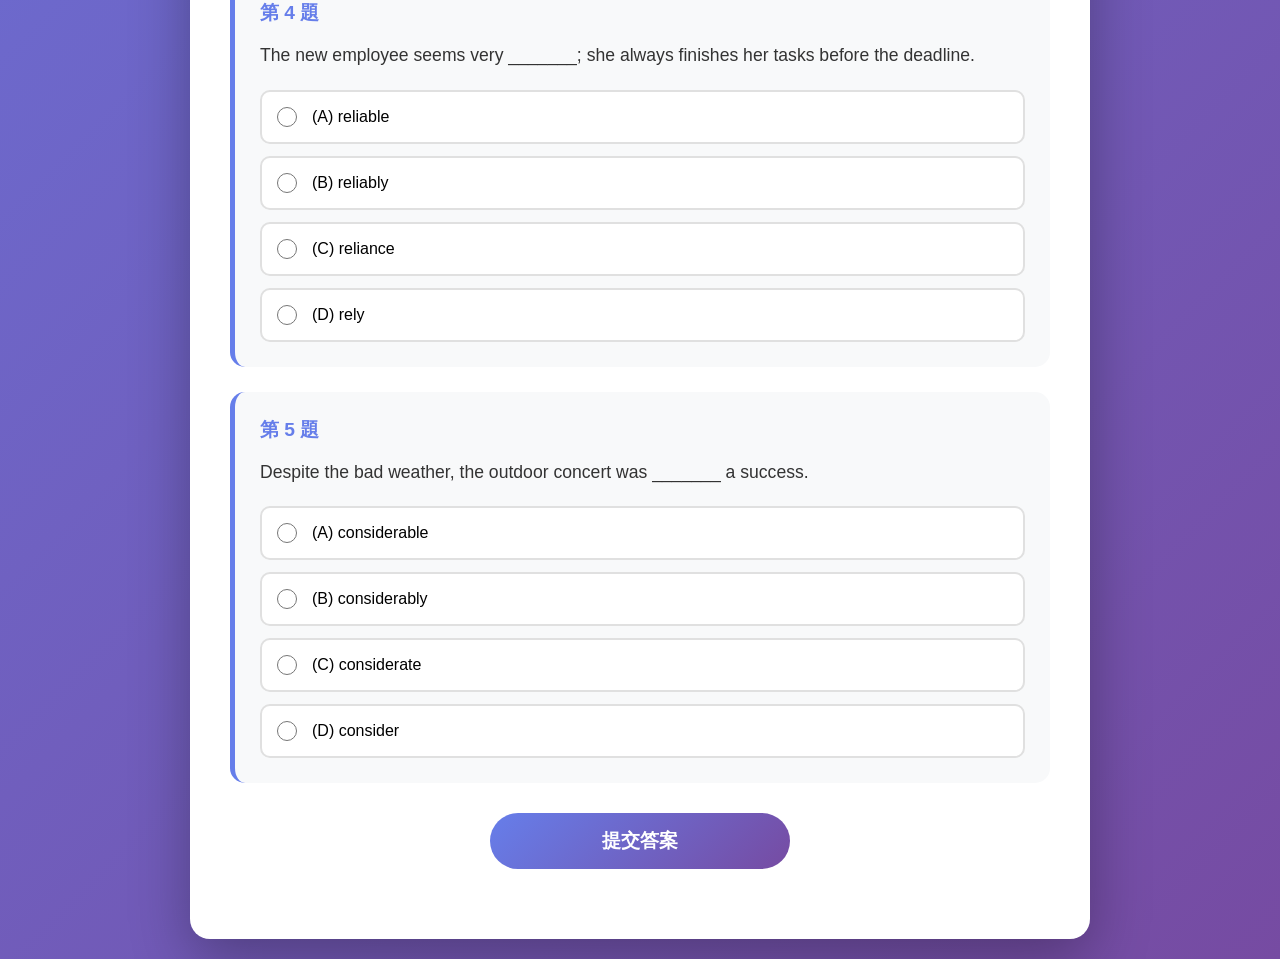
<file: index_backup.html>
<!DOCTYPE html>
<html lang="zh-TW">
<head>
    <meta charset="UTF-8">
    <meta name="viewport" content="width=device-width, initial-scale=1.0">
    <title>GEPT 全民英檢練習系統</title>
    <style>
        * {
            margin: 0;
            padding: 0;
            box-sizing: border-box;
        }

        body {
            font-family: 'Microsoft JhengHei', 'Segoe UI', Arial, sans-serif;
            background: linear-gradient(135deg, #667eea 0%, #764ba2 100%);
            min-height: 100vh;
            padding: 20px;
        }

        .container {
            max-width: 900px;
            margin: 0 auto;
            background: white;
            border-radius: 20px;
            box-shadow: 0 20px 60px rgba(0, 0, 0, 0.3);
            overflow: hidden;
        }

        .header {
            background: linear-gradient(135deg, #667eea 0%, #764ba2 100%);
            color: white;
            padding: 30px;
            text-align: center;
            position: relative;
        }

        .back-btn {
            position: absolute;
            left: 20px;
            top: 50%;
            transform: translateY(-50%);
            background: rgba(255, 255, 255, 0.3);
            color: white;
            padding: 10px 20px;
            border-radius: 25px;
            text-decoration: none;
            transition: all 0.3s;
            font-weight: bold;
        }

        .back-btn:hover {
            background: rgba(255, 255, 255, 0.5);
            transform: translateY(-50%) scale(1.05);
        }

        .header h1 {
            font-size: 2.5em;
            margin-bottom: 10px;
        }

        .header p {
            font-size: 1.1em;
            opacity: 0.9;
        }

        .content {
            padding: 40px;
        }

        .question-card {
            background: #f8f9fa;
            border-radius: 15px;
            padding: 25px;
            margin-bottom: 25px;
            border-left: 5px solid #667eea;
            transition: transform 0.3s, box-shadow 0.3s;
        }

        .question-card:hover {
            transform: translateY(-5px);
            box-shadow: 0 10px 30px rgba(0, 0, 0, 0.1);
        }

        .question-number {
            font-size: 1.2em;
            font-weight: bold;
            color: #667eea;
            margin-bottom: 15px;
        }

        .question-text {
            font-size: 1.1em;
            line-height: 1.6;
            margin-bottom: 20px;
            color: #333;
        }

        .options {
            display: flex;
            flex-direction: column;
            gap: 12px;
        }

        .option {
            display: flex;
            align-items: center;
            padding: 15px;
            background: white;
            border: 2px solid #e0e0e0;
            border-radius: 10px;
            cursor: pointer;
            transition: all 0.3s;
        }

        .option:hover {
            border-color: #667eea;
            background: #f0f4ff;
        }

        .option input[type="radio"] {
            margin-right: 15px;
            width: 20px;
            height: 20px;
            cursor: pointer;
        }

        .option label {
            cursor: pointer;
            flex: 1;
            font-size: 1em;
        }

        .option.correct {
            border-color: #28a745;
            background: #d4edda;
        }

        .option.incorrect {
            border-color: #dc3545;
            background: #f8d7da;
        }

        .explanation {
            margin-top: 15px;
            padding: 15px;
            background: #fff3cd;
            border-left: 4px solid #ffc107;
            border-radius: 8px;
            display: none;
        }

        .explanation.show {
            display: block;
            animation: fadeIn 0.5s;
        }

        @keyframes fadeIn {
            from { opacity: 0; transform: translateY(-10px); }
            to { opacity: 1; transform: translateY(0); }
        }

        .explanation h4 {
            color: #856404;
            margin-bottom: 8px;
        }

        .explanation p {
            color: #856404;
            line-height: 1.6;
        }

        .submit-btn {
            display: block;
            width: 100%;
            max-width: 300px;
            margin: 30px auto;
            padding: 15px 30px;
            background: linear-gradient(135deg, #667eea 0%, #764ba2 100%);
            color: white;
            border: none;
            border-radius: 50px;
            font-size: 1.2em;
            font-weight: bold;
            cursor: pointer;
            transition: transform 0.3s, box-shadow 0.3s;
        }

        .submit-btn:hover {
            transform: scale(1.05);
            box-shadow: 0 10px 30px rgba(102, 126, 234, 0.4);
        }

        .submit-btn:disabled {
            background: #ccc;
            cursor: not-allowed;
            transform: none;
        }

        .score-display {
            text-align: center;
            padding: 20px;
            background: linear-gradient(135deg, #28a745 0%, #20c997 100%);
            color: white;
            border-radius: 15px;
            margin-top: 20px;
            display: none;
        }

        .score-display.show {
            display: block;
            animation: fadeIn 0.5s;
        }

        .score-display h2 {
            font-size: 2em;
            margin-bottom: 10px;
        }

        .score-display p {
            font-size: 1.2em;
        }

        .reset-btn {
            display: inline-block;
            margin-top: 15px;
            padding: 10px 25px;
            background: white;
            color: #28a745;
            border: none;
            border-radius: 25px;
            font-weight: bold;
            cursor: pointer;
            transition: transform 0.3s;
        }

        .reset-btn:hover {
            transform: scale(1.05);
        }

        @media (max-width: 768px) {
            .back-btn {
                position: static;
                transform: none;
                display: inline-block;
                margin-bottom: 15px;
            }

            .header h1 {
                font-size: 1.8em;
            }

            .content {
                padding: 20px;
            }

            .question-card {
                padding: 20px;
            }
        }
    </style>
</head>
<body>
    <div class="container">
        <div class="header">
            <a href="home.html" class="back-btn">← 返回</a>
            <h1>📗 GEPT 中級練習</h1>
            <p>Intermediate Level - CEFR B1</p>
            <div style="margin-top: 20px; padding: 15px; background: rgba(255,255,255,0.2); border-radius: 10px;">
                <p style="margin-bottom: 10px; font-weight: bold;">📖 官方單字表下載：</p>
                <a href="https://www.lttc.ntu.edu.tw/resources/GEPT/GEPT_Elementary.pdf" target="_blank" style="color: white; text-decoration: none; margin: 0 10px; display: inline-block; padding: 8px 15px; background: rgba(255,255,255,0.3); border-radius: 5px; transition: all 0.3s;" onmouseover="this.style.background='rgba(255,255,255,0.4)'" onmouseout="this.style.background='rgba(255,255,255,0.3)'">初級</a>
                <a href="https://www.lttc.ntu.edu.tw/resources/GEPT/GEPT_Intermediate.pdf" target="_blank" style="color: white; text-decoration: none; margin: 0 10px; display: inline-block; padding: 8px 15px; background: rgba(255,255,255,0.3); border-radius: 5px; transition: all 0.3s;" onmouseover="this.style.background='rgba(255,255,255,0.4)'" onmouseout="this.style.background='rgba(255,255,255,0.3)'">中級</a>
                <a href="https://www.lttc.ntu.edu.tw/resources/GEPT/GEPT_High-Intermediate.pdf" target="_blank" style="color: white; text-decoration: none; margin: 0 10px; display: inline-block; padding: 8px 15px; background: rgba(255,255,255,0.3); border-radius: 5px; transition: all 0.3s;" onmouseover="this.style.background='rgba(255,255,255,0.4)'" onmouseout="this.style.background='rgba(255,255,255,0.3)'">中高級</a>
            </div>
        </div>

        <div class="content">
            <form id="quizForm">
                <!-- Question 1 -->
                <div class="question-card" data-answer="A">
                    <div class="question-number">第 1 題</div>
                    <div class="question-text">
                        The manager was very _______ when she praised the whole team for their hard work.
                    </div>
                    <div class="options">
                        <div class="option">
                            <input type="radio" name="q1" id="q1a" value="A">
                            <label for="q1a">(A) generous</label>
                        </div>
                        <div class="option">
                            <input type="radio" name="q1" id="q1b" value="B">
                            <label for="q1b">(B) generosity</label>
                        </div>
                        <div class="option">
                            <input type="radio" name="q1" id="q1c" value="C">
                            <label for="q1c">(C) generously</label>
                        </div>
                        <div class="option">
                            <input type="radio" name="q1" id="q1d" value="D">
                            <label for="q1d">(D) generate</label>
                        </div>
                    </div>
                    <div class="explanation">
                        <h4>✅ 正確答案：(A) generous</h4>
                        <p><strong>解析：</strong>空格前有 be 動詞 "was" 和副詞 "very"，後面需要形容詞來描述主詞的狀態。generous (慷慨的、大方的) 是形容詞，符合句意。</p>
                        <p><strong>翻譯：</strong>經理在讚揚整個團隊的辛勤工作時非常大方。</p>
                    </div>
                </div>

                <!-- Question 2 -->
                <div class="question-card" data-answer="A">
                    <div class="question-number">第 2 題</div>
                    <div class="question-text">
                        Because of the heavy traffic, we had to _______ our trip to the airport.
                    </div>
                    <div class="options">
                        <div class="option">
                            <input type="radio" name="q2" id="q2a" value="A">
                            <label for="q2a">(A) postpone</label>
                        </div>
                        <div class="option">
                            <input type="radio" name="q2" id="q2b" value="B">
                            <label for="q2b">(B) prevent</label>
                        </div>
                        <div class="option">
                            <input type="radio" name="q2" id="q2c" value="C">
                            <label for="q2c">(C) promote</label>
                        </div>
                        <div class="option">
                            <input type="radio" name="q2" id="q2d" value="D">
                            <label for="q2d">(D) pretend</label>
                        </div>
                    </div>
                    <div class="explanation">
                        <h4>✅ 正確答案：(A) postpone</h4>
                        <p><strong>解析：</strong>postpone (延後、推遲) 符合句意，因為交通堵塞而需要延遲行程。prevent (阻止)、promote (促進)、pretend (假裝) 皆不符合語意。</p>
                        <p><strong>翻譯：</strong>因為交通繁忙，我們不得不推遲前往機場的行程。</p>
                    </div>
                </div>

                <!-- Question 3 -->
                <div class="question-card" data-answer="A">
                    <div class="question-number">第 3 題</div>
                    <div class="question-text">
                        Her doctor _______ that she get more exercise and eat healthier food.
                    </div>
                    <div class="options">
                        <div class="option">
                            <input type="radio" name="q3" id="q3a" value="A">
                            <label for="q3a">(A) suggested</label>
                        </div>
                        <div class="option">
                            <input type="radio" name="q3" id="q3b" value="B">
                            <label for="q3b">(B) suggestion</label>
                        </div>
                        <div class="option">
                            <input type="radio" name="q3" id="q3c" value="C">
                            <label for="q3c">(C) suggestive</label>
                        </div>
                        <div class="option">
                            <input type="radio" name="q3" id="q3d" value="D">
                            <label for="q3d">(D) suggestible</label>
                        </div>
                    </div>
                    <div class="explanation">
                        <h4>✅ 正確答案：(A) suggested</h4>
                        <p><strong>解析：</strong>空格需要動詞來完成句子。suggested (建議) 是動詞過去式，且 "suggest that + 主詞 + 原形動詞" 是正確的句型結構。</p>
                        <p><strong>翻譯：</strong>她的醫生建議她多運動並吃得更健康。</p>
                    </div>
                </div>

                <!-- Question 4 -->
                <div class="question-card" data-answer="A">
                    <div class="question-number">第 4 題</div>
                    <div class="question-text">
                        The new employee seems very _______; she always finishes her tasks before the deadline.
                    </div>
                    <div class="options">
                        <div class="option">
                            <input type="radio" name="q4" id="q4a" value="A">
                            <label for="q4a">(A) reliable</label>
                        </div>
                        <div class="option">
                            <input type="radio" name="q4" id="q4b" value="B">
                            <label for="q4b">(B) reliably</label>
                        </div>
                        <div class="option">
                            <input type="radio" name="q4" id="q4c" value="C">
                            <label for="q4c">(C) reliance</label>
                        </div>
                        <div class="option">
                            <input type="radio" name="q4" id="q4d" value="D">
                            <label for="q4d">(D) rely</label>
                        </div>
                    </div>
                    <div class="explanation">
                        <h4>✅ 正確答案：(A) reliable</h4>
                        <p><strong>解析：</strong>"seem + 形容詞" 是固定用法，用來描述主詞的特質。reliable (可靠的) 是形容詞，符合句意。</p>
                        <p><strong>翻譯：</strong>這位新員工看起來非常可靠；她總是在截止日期前完成任務。</p>
                    </div>
                </div>

                <!-- Question 5 -->
                <div class="question-card" data-answer="A">
                    <div class="question-number">第 5 題</div>
                    <div class="question-text">
                        Despite the bad weather, the outdoor concert was _______ a success.
                    </div>
                    <div class="options">
                        <div class="option">
                            <input type="radio" name="q5" id="q5a" value="A">
                            <label for="q5a">(A) considerable</label>
                        </div>
                        <div class="option">
                            <input type="radio" name="q5" id="q5b" value="B">
                            <label for="q5b">(B) considerably</label>
                        </div>
                        <div class="option">
                            <input type="radio" name="q5" id="q5c" value="C">
                            <label for="q5c">(C) considerate</label>
                        </div>
                        <div class="option">
                            <input type="radio" name="q5" id="q5d" value="D">
                            <label for="q5d">(D) consider</label>
                        </div>
                    </div>
                    <div class="explanation">
                        <h4>✅ 正確答案：(A) considerable</h4>
                        <p><strong>解析：</strong>空格後有名詞 "success"，前面需要形容詞來修飾。considerable (相當大的) 符合句意，表示音樂會相當成功。considerably 是副詞，considerate 意為「體貼的」不符合語境。</p>
                        <p><strong>翻譯：</strong>儘管天氣不好，這場戶外音樂會仍然相當成功。</p>
                    </div>
                </div>

                <button type="button" class="submit-btn" id="submitBtn">提交答案</button>

                <div class="score-display" id="scoreDisplay">
                    <h2>🎉 測驗結果</h2>
                    <p id="scoreText"></p>
                    <button type="button" class="reset-btn" id="resetBtn">重新測驗</button>
                </div>
            </form>
        </div>
    </div>

    <script>
        const submitBtn = document.getElementById('submitBtn');
        const resetBtn = document.getElementById('resetBtn');
        const scoreDisplay = document.getElementById('scoreDisplay');
        const scoreText = document.getElementById('scoreText');
        const questionCards = document.querySelectorAll('.question-card');

        submitBtn.addEventListener('click', function() {
            let score = 0;
            let answered = 0;

            questionCards.forEach((card, index) => {
                const questionNum = index + 1;
                const selectedOption = document.querySelector(`input[name="q${questionNum}"]:checked`);
                
                if (selectedOption) {
                    answered++;
                    const correctAnswer = card.getAttribute('data-answer');
                    const userAnswer = selectedOption.value;
                    const options = card.querySelectorAll('.option');
                    
                    options.forEach(option => {
                        const input = option.querySelector('input');
                        if (input.value === correctAnswer) {
                            option.classList.add('correct');
                        }
                        if (input.checked && input.value !== correctAnswer) {
                            option.classList.add('incorrect');
                        }
                        input.disabled = true;
                    });

                    if (userAnswer === correctAnswer) {
                        score++;
                    }

                    // Show explanation
                    const explanation = card.querySelector('.explanation');
                    explanation.classList.add('show');
                }
            });

            if (answered < 5) {
                alert('請完成所有題目再提交答案！');
                return;
            }

            const percentage = (score / 5 * 100).toFixed(0);
            let message = '';
            if (score === 5) {
                message = '太棒了！全部答對！💯';
            } else if (score >= 4) {
                message = '表現優秀！繼續加油！👏';
            } else if (score >= 3) {
                message = '還不錯！再接再厲！💪';
            } else {
                message = '需要再努力！多複習單字喔！📖';
            }

            scoreText.innerHTML = `您答對了 <strong>${score}</strong> 題，共 5 題<br>得分：${percentage} 分<br>${message}`;
            scoreDisplay.classList.add('show');
            submitBtn.disabled = true;

            // Scroll to score
            scoreDisplay.scrollIntoView({ behavior: 'smooth', block: 'center' });
        });

        resetBtn.addEventListener('click', function() {
            // Reset all inputs
            const allInputs = document.querySelectorAll('input[type="radio"]');
            allInputs.forEach(input => {
                input.checked = false;
                input.disabled = false;
            });

            // Reset all options styling
            const allOptions = document.querySelectorAll('.option');
            allOptions.forEach(option => {
                option.classList.remove('correct', 'incorrect');
            });

            // Hide all explanations
            const allExplanations = document.querySelectorAll('.explanation');
            allExplanations.forEach(explanation => {
                explanation.classList.remove('show');
            });

            // Hide score display
            scoreDisplay.classList.remove('show');
            submitBtn.disabled = false;

            // Scroll to top
            window.scrollTo({ top: 0, behavior: 'smooth' });
        });
    </script>
</body>
</html>
</file>
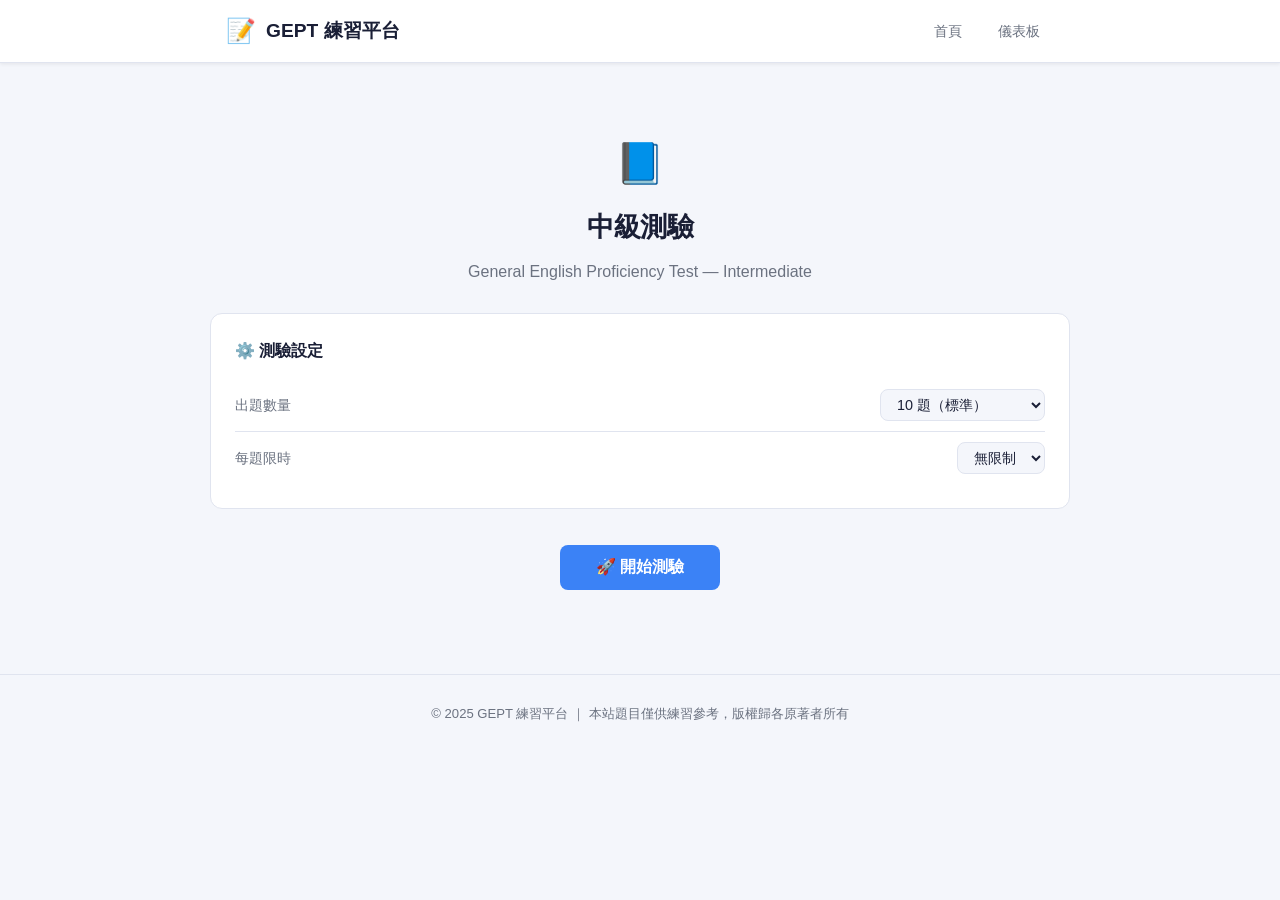
<file: intermediate.html>
<!DOCTYPE html>
<html lang="zh-TW">
<head>
  <meta charset="UTF-8" />
  <meta name="viewport" content="width=device-width, initial-scale=1.0" />
  <title>中級測驗 — GEPT 練習平台</title>
  <link rel="stylesheet" href="style.css" />
</head>
<body>

<nav class="navbar">
  <div class="container">
    <div class="navbar-brand">
      <span class="logo">📝</span>
      <span>GEPT 練習平台</span>
    </div>
    <div class="navbar-links">
      <a href="index.html" class="nav-link">首頁</a>
      <a href="home.html" class="nav-link">儀表板</a>
    </div>
  </div>
</nav>

<main>
  <div class="container quiz-wrapper">

    <!-- 設定面板 -->
    <div id="setup-panel">
      <div class="hero" style="padding:36px 0 28px">
        <div style="font-size:2.5rem; margin-bottom:10px">📘</div>
        <h1 style="font-size:1.7rem">中級測驗</h1>
        <p>General English Proficiency Test — Intermediate</p>
      </div>

      <div class="settings-panel">
        <h3>⚙️ 測驗設定</h3>
        <div class="setting-row">
          <label for="q-count">出題數量</label>
          <select id="q-count">
            <option value="5">5 題（快速練習）</option>
            <option value="10" selected>10 題（標準）</option>
            <option value="15">15 題（進階）</option>
            <option value="20">20 題（完整題庫）</option>
          </select>
        </div>
        <div class="setting-row">
          <label for="time-limit">每題限時</label>
          <select id="time-limit">
            <option value="0" selected>無限制</option>
            <option value="45">45 秒</option>
            <option value="60">60 秒</option>
            <option value="90">90 秒</option>
          </select>
        </div>
      </div>

      <!-- 進度摘要 -->
      <div class="settings-panel" id="prev-progress" style="display:none">
        <h3>📊 歷史紀錄</h3>
        <div class="stat-row">
          <span class="label">練習次數</span>
          <span class="value" id="prev-attempts">—</span>
        </div>
        <div class="stat-row">
          <span class="label">最佳成績</span>
          <span class="value" id="prev-best">—</span>
        </div>
        <div class="stat-row">
          <span class="label">累計時間</span>
          <span class="value" id="prev-time">—</span>
        </div>
      </div>

      <div style="text-align:center; padding:8px 0 24px">
        <button class="btn btn-primary" id="start-btn" style="font-size:1rem; padding:12px 36px">
          🚀 開始測驗
        </button>
      </div>
    </div>

    <!-- 測驗區 -->
    <div id="quiz-root" style="display:none"></div>

  </div>
</main>

<footer class="footer">
  © 2025 GEPT 練習平台 ｜ 本站題目僅供練習參考，版權歸各原著者所有
</footer>

<script src="data.js"></script>
<script src="progress.js"></script>
<script src="quiz.js"></script>
<script>
  const prev = getLevelProgress('intermediate');
  if (prev.attempts > 0) {
    document.getElementById('prev-progress').style.display = 'block';
    document.getElementById('prev-attempts').textContent = prev.attempts + ' 次';
    document.getElementById('prev-best').textContent     = prev.bestPct + '%';
    document.getElementById('prev-time').textContent     = formatTime(prev.totalTime);
  }

  document.getElementById('start-btn').addEventListener('click', function () {
    const count     = parseInt(document.getElementById('q-count').value, 10);
    const timeLimit = parseInt(document.getElementById('time-limit').value, 10);

    document.getElementById('setup-panel').style.display = 'none';
    const root = document.getElementById('quiz-root');
    root.style.display = 'block';

    const quiz = new QuizEngine({ level: 'intermediate', count, timeLimit });
    quiz.mount(root);
  });
</script>
</body>
</html>
</file>
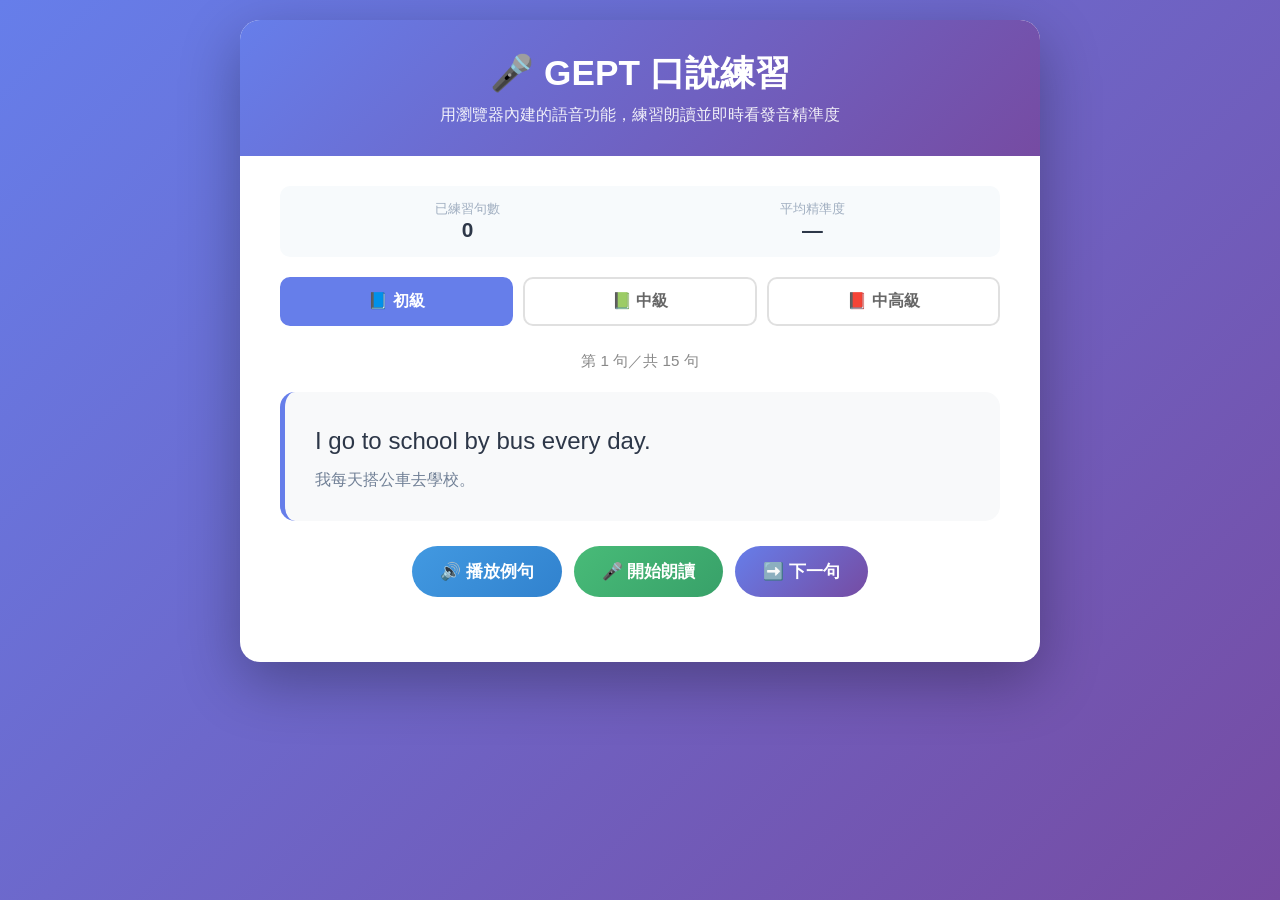
<file: speaking.html>
<!DOCTYPE html>
<html lang="zh-TW">
<head>
<meta charset="UTF-8">
<meta name="viewport" content="width=device-width, initial-scale=1.0">
<title>GEPT 口說練習</title>
<style>
    * { margin: 0; padding: 0; box-sizing: border-box; }

    body {
        font-family: 'Microsoft JhengHei', 'Segoe UI', Arial, sans-serif;
        background: linear-gradient(135deg, #667eea 0%, #764ba2 100%);
        min-height: 100vh;
        padding: 20px;
    }

    .container {
        max-width: 800px;
        margin: 0 auto;
        background: white;
        border-radius: 20px;
        box-shadow: 0 20px 60px rgba(0, 0, 0, 0.3);
        overflow: hidden;
    }

    .header {
        background: linear-gradient(135deg, #667eea 0%, #764ba2 100%);
        color: white;
        padding: 30px;
        text-align: center;
    }

    .header h1 { font-size: 2.2em; margin-bottom: 8px; }
    .header p { opacity: 0.9; }

    .content { padding: 30px 40px 40px; }

    .browser-warning {
        display: none;
        background: #fff3cd;
        border-left: 4px solid #ffc107;
        color: #856404;
        padding: 15px;
        border-radius: 8px;
        margin-bottom: 20px;
        line-height: 1.6;
    }
    .browser-warning.show { display: block; }

    .level-tabs {
        display: flex;
        gap: 10px;
        margin-bottom: 25px;
        flex-wrap: wrap;
    }

    .level-tab {
        flex: 1;
        min-width: 100px;
        padding: 12px;
        text-align: center;
        border-radius: 10px;
        border: 2px solid #e0e0e0;
        background: white;
        cursor: pointer;
        font-weight: bold;
        color: #666;
        transition: all 0.2s;
    }

    .level-tab.active {
        border-color: #667eea;
        background: #667eea;
        color: white;
    }

    .progress-line {
        text-align: center;
        color: #888;
        margin-bottom: 20px;
        font-size: 0.95em;
    }

    .sentence-card {
        background: #f8f9fa;
        border-radius: 15px;
        padding: 30px;
        border-left: 5px solid #667eea;
        margin-bottom: 25px;
    }

    .sentence-text {
        font-size: 1.5em;
        color: #2d3748;
        line-height: 1.6;
        margin-bottom: 10px;
    }

    .sentence-translation {
        color: #718096;
        font-size: 1em;
    }

    .action-row {
        display: flex;
        gap: 12px;
        justify-content: center;
        margin-bottom: 25px;
        flex-wrap: wrap;
    }

    .action-btn {
        padding: 14px 28px;
        border: none;
        border-radius: 50px;
        font-size: 1.05em;
        font-weight: bold;
        cursor: pointer;
        color: white;
        transition: transform 0.2s, box-shadow 0.2s;
    }

    .action-btn:hover { transform: scale(1.05); }
    .action-btn:disabled { background: #ccc !important; cursor: not-allowed; transform: none; }

    .btn-listen { background: linear-gradient(135deg, #4299e1 0%, #3182ce 100%); }
    .btn-record { background: linear-gradient(135deg, #48bb78 0%, #38a169 100%); }
    .btn-record.recording { background: linear-gradient(135deg, #f56565 0%, #c53030 100%); animation: pulse 1s infinite; }
    .btn-next { background: linear-gradient(135deg, #667eea 0%, #764ba2 100%); }

    @keyframes pulse {
        0%, 100% { opacity: 1; }
        50% { opacity: 0.7; }
    }

    .result-box {
        display: none;
        background: #f0f4ff;
        border-radius: 12px;
        padding: 20px 25px;
        margin-bottom: 20px;
    }
    .result-box.show { display: block; }

    .result-score {
        font-size: 1.3em;
        font-weight: bold;
        margin-bottom: 12px;
        color: #2d3748;
    }

    .result-diff {
        font-size: 1.15em;
        line-height: 1.8;
        margin-bottom: 10px;
    }

    .word-ok {
        color: #22543d;
        background: #c6f6d5;
        padding: 2px 6px;
        border-radius: 6px;
        margin: 2px;
        display: inline-block;
    }

    .word-miss {
        color: #c53030;
        background: #fed7d7;
        padding: 2px 6px;
        border-radius: 6px;
        margin: 2px;
        display: inline-block;
        text-decoration: line-through;
    }

    .result-transcript {
        color: #718096;
        font-size: 0.95em;
        font-style: italic;
    }

    .result-feedback {
        margin-top: 10px;
        font-weight: bold;
        color: #4a5568;
    }

    .stats-bar {
        display: flex;
        justify-content: space-around;
        background: #f7fafc;
        border-radius: 10px;
        padding: 15px;
        margin-bottom: 20px;
        text-align: center;
    }

    .stats-bar .stat-label { font-size: 0.8em; color: #a0aec0; }
    .stats-bar .stat-value { font-size: 1.3em; font-weight: bold; color: #2d3748; }

    @media (max-width: 600px) {
        .content { padding: 20px; }
        .sentence-text { font-size: 1.2em; }
        .action-btn { padding: 12px 20px; font-size: 0.95em; }
    }
</style>
</head>
<body>
<div class="container">
    <div class="header">
        <h1>🎤 GEPT 口說練習</h1>
        <p>用瀏覽器內建的語音功能，練習朗讀並即時看發音精準度</p>
    </div>

    <div class="content">
        <div class="browser-warning" id="browserWarning">
            ⚠️ 偵測到你的瀏覽器不支援語音辨識（建議使用電腦版 Chrome 或 Edge）。你仍然可以使用「播放例句」聽發音，但無法使用「開始朗讀」錄音評分功能。
        </div>

        <div class="stats-bar">
            <div>
                <div class="stat-label">已練習句數</div>
                <div class="stat-value" id="statCount">0</div>
            </div>
            <div>
                <div class="stat-label">平均精準度</div>
                <div class="stat-value" id="statAvg">—</div>
            </div>
        </div>

        <div class="level-tabs" id="levelTabs">
            <div class="level-tab active" data-level="elementary">📘 初級</div>
            <div class="level-tab" data-level="intermediate">📗 中級</div>
            <div class="level-tab" data-level="high">📕 中高級</div>
        </div>

        <div class="progress-line" id="progressLine">第 1 句／共 6 句</div>

        <div class="sentence-card">
            <div class="sentence-text" id="sentenceText">Loading...</div>
            <div class="sentence-translation" id="sentenceTranslation"></div>
        </div>

        <div class="action-row">
            <button class="action-btn btn-listen" id="listenBtn">🔊 播放例句</button>
            <button class="action-btn btn-record" id="recordBtn">🎤 開始朗讀</button>
            <button class="action-btn btn-next" id="nextBtn">➡️ 下一句</button>
        </div>

        <div class="result-box" id="resultBox">
            <div class="result-score" id="resultScore"></div>
            <div class="result-diff" id="resultDiff"></div>
            <div class="result-transcript" id="resultTranscript"></div>
            <div class="result-feedback" id="resultFeedback"></div>
        </div>
    </div>
</div>

<script src="data.js"></script>
<script>
(function () {
    // 口說練習句庫：優先沿用 data.js 的 GEPT_QUESTIONS（把克漏字空格換成正確答案組成完整例句），
    // 若 data.js 沒有一起載入（例如這個檔案被單獨拿去別的地方用），則退回內建的備用例句。
    const FALLBACK_ITEMS = [
        { level: 'elementary', text: 'I go to school by bus every day.', translation: '我每天搭公車去學校。' },
        { level: 'elementary', text: 'She finished her homework yesterday.', translation: '她昨天完成了她的作業。' },
        { level: 'elementary', text: 'Can you lend me your pencil, please?', translation: '你可以借我你的鉛筆嗎？' },
        { level: 'elementary', text: 'My grandmother is very kind to everyone.', translation: '我奶奶對每個人都很親切。' },
        { level: 'elementary', text: 'There are many students in the classroom.', translation: '教室裡有很多學生。' },
        { level: 'elementary', text: "Could you close the door? It's cold in here.", translation: '你可以關門嗎？這裡好冷。' },

        { level: 'intermediate', text: 'The manager was very generous when she praised the team.', translation: '經理在讚揚團隊時非常大方。' },
        { level: 'intermediate', text: 'We had to postpone our trip because of heavy traffic.', translation: '因為交通繁忙，我們不得不推遲行程。' },
        { level: 'intermediate', text: 'Her doctor suggested that she get more exercise.', translation: '她的醫生建議她多運動。' },
        { level: 'intermediate', text: 'The new employee seems very reliable and hardworking.', translation: '這位新員工看起來非常可靠又努力。' },
        { level: 'intermediate', text: 'The museum offers a variety of activities for children.', translation: '博物館為兒童提供各種各樣的活動。' },
        { level: 'intermediate', text: 'If I had more time, I would travel around the world.', translation: '如果我有更多時間，我就會環遊世界。' },

        { level: 'high', text: 'The government has implemented several initiatives to reduce pollution.', translation: '政府已經實施了幾項措施來減少污染。' },
        { level: 'high', text: "The professor's lecture was so compelling that students were inspired.", translation: '教授的演講非常引人入勝，激勵了學生。' },
        { level: 'high', text: 'Climate change poses a significant threat to biodiversity.', translation: '氣候變化對生物多樣性構成重大威脅。' },
        { level: 'high', text: 'The committee will evaluate all proposals before deciding.', translation: '委員會將在做決定前評估所有提案。' },
        { level: 'high', text: 'The economic crisis had a devastating impact on small businesses.', translation: '經濟危機對小型企業造成了毀滅性的影響。' },
        { level: 'high', text: 'The documentary provided valuable insights into endangered species.', translation: '這部紀錄片提供了對瀕危物種的寶貴見解。' }
    ];

    const SPEAKING_ITEMS = (typeof GEPT_QUESTIONS !== 'undefined' && GEPT_QUESTIONS.length)
        ? GEPT_QUESTIONS.map(q => ({
            level: q.level,
            text: q.question.replace('___', q.options[q.answer]).replace(/\s+([;,.!?])/g, '$1'),
            translation: q.translation
        }))
        : FALLBACK_ITEMS;

    const STORAGE_KEY = 'geptSpeakingProgress';

    let currentLevel = 'elementary';
    let currentIndex = 0;
    let pool = [];
    let recognition = null;
    let recognizing = false;

    const SpeechRecognitionCtor = window.SpeechRecognition || window.webkitSpeechRecognition;
    const speechSupported = !!SpeechRecognitionCtor;
    const synthSupported = 'speechSynthesis' in window;

    const el = {
        warning: document.getElementById('browserWarning'),
        tabs: document.getElementById('levelTabs'),
        progressLine: document.getElementById('progressLine'),
        sentenceText: document.getElementById('sentenceText'),
        sentenceTranslation: document.getElementById('sentenceTranslation'),
        listenBtn: document.getElementById('listenBtn'),
        recordBtn: document.getElementById('recordBtn'),
        nextBtn: document.getElementById('nextBtn'),
        resultBox: document.getElementById('resultBox'),
        resultScore: document.getElementById('resultScore'),
        resultDiff: document.getElementById('resultDiff'),
        resultTranscript: document.getElementById('resultTranscript'),
        resultFeedback: document.getElementById('resultFeedback'),
        statCount: document.getElementById('statCount'),
        statAvg: document.getElementById('statAvg')
    };

    function normalize(str) {
        return str.toLowerCase().replace(/[^a-z0-9\s']/g, '').trim();
    }

    function tokenize(str) {
        return normalize(str).split(/\s+/).filter(Boolean);
    }

    // 用最長共同子序列（LCS）比對，找出學生唸對的字詞並計算精準度
    function scoreAttempt(target, spoken) {
        const t = tokenize(target);
        const s = tokenize(spoken);
        const dp = Array.from({ length: t.length + 1 }, () => new Array(s.length + 1).fill(0));

        for (let i = 1; i <= t.length; i++) {
            for (let j = 1; j <= s.length; j++) {
                if (t[i - 1] === s[j - 1]) {
                    dp[i][j] = dp[i - 1][j - 1] + 1;
                } else {
                    dp[i][j] = Math.max(dp[i - 1][j], dp[i][j - 1]);
                }
            }
        }

        let i = t.length, j = s.length;
        const matched = new Array(t.length).fill(false);
        while (i > 0 && j > 0) {
            if (t[i - 1] === s[j - 1]) {
                matched[i - 1] = true;
                i--; j--;
            } else if (dp[i - 1][j] >= dp[i][j - 1]) {
                i--;
            } else {
                j--;
            }
        }

        const matchCount = dp[t.length][s.length];
        const accuracy = t.length ? Math.round((matchCount / t.length) * 100) : 0;
        return { words: t, matched, accuracy };
    }

    function feedbackFor(accuracy) {
        if (accuracy >= 90) return '太棒了！發音非常標準！🌟';
        if (accuracy >= 75) return '很好！大部分都念對了，繼續保持！👏';
        if (accuracy >= 50) return '還不錯，再多練習幾次會更好！💪';
        return '別灰心，先聽一次示範發音，再試一次！📖';
    }

    function loadPool(level) {
        pool = SPEAKING_ITEMS.filter(item => item.level === level);
        currentIndex = 0;
    }

    function renderSentence() {
        const item = pool[currentIndex];
        el.sentenceText.textContent = item.text;
        el.sentenceTranslation.textContent = item.translation;
        el.progressLine.textContent = `第 ${currentIndex + 1} 句／共 ${pool.length} 句`;
        el.resultBox.classList.remove('show');
    }

    function speak(text) {
        if (!synthSupported) return;
        window.speechSynthesis.cancel();
        const utterance = new SpeechSynthesisUtterance(text);
        utterance.lang = 'en-US';
        utterance.rate = 0.9;
        window.speechSynthesis.speak(utterance);
    }

    function saveAttempt(level, accuracy) {
        const data = JSON.parse(localStorage.getItem(STORAGE_KEY) || '[]');
        data.push({ timestamp: new Date().toISOString(), level, accuracy });
        localStorage.setItem(STORAGE_KEY, JSON.stringify(data));
        renderStats();
    }

    function renderStats() {
        const data = JSON.parse(localStorage.getItem(STORAGE_KEY) || '[]');
        el.statCount.textContent = data.length;
        if (data.length) {
            const avg = Math.round(data.reduce((s, a) => s + a.accuracy, 0) / data.length);
            el.statAvg.textContent = avg + '%';
        } else {
            el.statAvg.textContent = '—';
        }
    }

    function showResult(target, transcript) {
        const result = scoreAttempt(target, transcript);

        el.resultScore.textContent = `精準度：${result.accuracy}%`;
        el.resultDiff.innerHTML = result.words.map((w, idx) =>
            `<span class="${result.matched[idx] ? 'word-ok' : 'word-miss'}">${w}</span>`
        ).join(' ');
        el.resultTranscript.textContent = `你說的是：「${transcript}」`;
        el.resultFeedback.textContent = feedbackFor(result.accuracy);
        el.resultBox.classList.add('show');

        saveAttempt(currentLevel, result.accuracy);
    }

    function setupRecognition() {
        if (!speechSupported) return;
        recognition = new SpeechRecognitionCtor();
        recognition.lang = 'en-US';
        recognition.interimResults = false;
        recognition.maxAlternatives = 1;

        recognition.onstart = function () {
            recognizing = true;
            el.recordBtn.textContent = '⏹ 錄音中...';
            el.recordBtn.classList.add('recording');
        };

        recognition.onend = function () {
            recognizing = false;
            el.recordBtn.textContent = '🎤 開始朗讀';
            el.recordBtn.classList.remove('recording');
        };

        recognition.onerror = function (event) {
            recognizing = false;
            el.recordBtn.textContent = '🎤 開始朗讀';
            el.recordBtn.classList.remove('recording');
            if (event.error === 'not-allowed' || event.error === 'permission-denied') {
                alert('無法使用麥克風，請確認瀏覽器有允許這個網站使用麥克風權限。');
            } else if (event.error === 'no-speech') {
                alert('沒有偵測到語音，請再試一次。');
            }
        };

        recognition.onresult = function (event) {
            const transcript = event.results[0][0].transcript;
            const item = pool[currentIndex];
            showResult(item.text, transcript);
        };
    }

    el.tabs.addEventListener('click', function (e) {
        const tab = e.target.closest('.level-tab');
        if (!tab) return;
        document.querySelectorAll('.level-tab').forEach(t => t.classList.remove('active'));
        tab.classList.add('active');
        currentLevel = tab.getAttribute('data-level');
        loadPool(currentLevel);
        renderSentence();
    });

    el.listenBtn.addEventListener('click', function () {
        speak(pool[currentIndex].text);
    });

    el.recordBtn.addEventListener('click', function () {
        if (!speechSupported) return;
        if (recognizing) {
            recognition.stop();
            return;
        }
        recognition.start();
    });

    el.nextBtn.addEventListener('click', function () {
        currentIndex = (currentIndex + 1) % pool.length;
        renderSentence();
    });

    if (!speechSupported) {
        el.warning.classList.add('show');
        el.recordBtn.disabled = true;
    } else {
        setupRecognition();
    }
    if (!synthSupported) {
        el.listenBtn.disabled = true;
    }

    loadPool(currentLevel);
    renderSentence();
    renderStats();
})();
</script>
</body>
</html>
</file>
<file: quiz.css>
* {
    margin: 0;
    padding: 0;
    box-sizing: border-box;
}

body {
    font-family: 'Microsoft JhengHei', 'Segoe UI', Arial, sans-serif;
    background: linear-gradient(135deg, #667eea 0%, #764ba2 100%);
    min-height: 100vh;
    padding: 20px;
}

.container {
    max-width: 900px;
    margin: 0 auto;
    background: white;
    border-radius: 20px;
    box-shadow: 0 20px 60px rgba(0, 0, 0, 0.3);
    overflow: hidden;
}

.header {
    background: linear-gradient(135deg, #667eea 0%, #764ba2 100%);
    color: white;
    padding: 30px;
    text-align: center;
    position: relative;
}

.back-btn {
    position: absolute;
    left: 20px;
    top: 50%;
    transform: translateY(-50%);
    background: rgba(255, 255, 255, 0.3);
    color: white;
    padding: 10px 20px;
    border-radius: 25px;
    text-decoration: none;
    transition: all 0.3s;
    font-weight: bold;
}

.back-btn:hover {
    background: rgba(255, 255, 255, 0.5);
    transform: translateY(-50%) scale(1.05);
}

.header h1 {
    font-size: 2.5em;
    margin-bottom: 10px;
}

.header p {
    font-size: 1.1em;
    opacity: 0.9;
}

.header-links {
    margin-top: 20px;
    padding: 15px;
    background: rgba(255,255,255,0.2);
    border-radius: 10px;
}

.header-links p {
    margin-bottom: 10px;
    font-weight: bold;
}

.header-links a {
    color: white;
    text-decoration: none;
    margin: 0 10px;
    display: inline-block;
    padding: 8px 15px;
    background: rgba(255,255,255,0.3);
    border-radius: 5px;
    transition: all 0.3s;
}

.header-links a:hover {
    background: rgba(255,255,255,0.4);
}

.content {
    padding: 40px;
}

.level-info {
    background: #f0f4ff;
    padding: 20px;
    border-radius: 12px;
    margin-bottom: 30px;
    border-left: 5px solid #667eea;
}

.level-info h3 {
    color: #667eea;
    margin-bottom: 10px;
}

.level-info p {
    color: #666;
    line-height: 1.6;
}

.question-card {
    background: #f8f9fa;
    border-radius: 15px;
    padding: 25px;
    margin-bottom: 25px;
    border-left: 5px solid #667eea;
    transition: transform 0.3s, box-shadow 0.3s;
}

.question-card:hover {
    transform: translateY(-5px);
    box-shadow: 0 10px 30px rgba(0, 0, 0, 0.1);
}

.question-number {
    font-size: 1.2em;
    font-weight: bold;
    color: #667eea;
    margin-bottom: 15px;
}

.level-badge {
    display: inline-block;
    padding: 4px 12px;
    border-radius: 12px;
    font-size: 0.85em;
    margin-left: 10px;
    font-weight: normal;
}

.level-elementary {
    background: #c6f6d5;
    color: #22543d;
}

.level-intermediate {
    background: #feebc8;
    color: #c05621;
}

.level-high {
    background: #fed7d7;
    color: #c53030;
}

.question-text {
    font-size: 1.1em;
    line-height: 1.6;
    margin-bottom: 20px;
    color: #333;
}

.options {
    display: flex;
    flex-direction: column;
    gap: 12px;
}

.option {
    display: flex;
    align-items: center;
    padding: 15px;
    background: white;
    border: 2px solid #e0e0e0;
    border-radius: 10px;
    cursor: pointer;
    transition: all 0.3s;
}

.option:hover {
    border-color: #667eea;
    background: #f0f4ff;
}

.option input[type="radio"] {
    margin-right: 15px;
    width: 20px;
    height: 20px;
    cursor: pointer;
}

.option label {
    cursor: pointer;
    flex: 1;
    font-size: 1em;
}

.option.correct {
    border-color: #28a745;
    background: #d4edda;
}

.option.incorrect {
    border-color: #dc3545;
    background: #f8d7da;
}

.explanation {
    margin-top: 15px;
    padding: 15px;
    background: #fff3cd;
    border-left: 4px solid #ffc107;
    border-radius: 8px;
    display: none;
}

.explanation.show {
    display: block;
    animation: fadeIn 0.5s;
}

@keyframes fadeIn {
    from { opacity: 0; transform: translateY(-10px); }
    to { opacity: 1; transform: translateY(0); }
}

.explanation h4 {
    color: #856404;
    margin-bottom: 8px;
}

.explanation p {
    color: #856404;
    line-height: 1.6;
}

.submit-btn, .refresh-btn {
    display: inline-block;
    padding: 15px 30px;
    background: linear-gradient(135deg, #667eea 0%, #764ba2 100%);
    color: white;
    border: none;
    border-radius: 50px;
    font-size: 1.2em;
    font-weight: bold;
    cursor: pointer;
    transition: transform 0.3s, box-shadow 0.3s;
    margin: 10px;
}

.submit-btn:hover, .refresh-btn:hover {
    transform: scale(1.05);
    box-shadow: 0 10px 30px rgba(102, 126, 234, 0.4);
}

.submit-btn:disabled {
    background: #ccc;
    cursor: not-allowed;
    transform: none;
}

.button-group {
    text-align: center;
    margin: 30px 0;
}

.score-display {
    text-align: center;
    padding: 20px;
    background: linear-gradient(135deg, #28a745 0%, #20c997 100%);
    color: white;
    border-radius: 15px;
    margin-top: 20px;
    display: none;
}

.score-display.show {
    display: block;
    animation: fadeIn 0.5s;
}

.score-display h2 {
    font-size: 2em;
    margin-bottom: 10px;
}

.score-display p {
    font-size: 1.2em;
}

.reset-btn {
    display: inline-block;
    margin-top: 15px;
    padding: 10px 25px;
    background: white;
    color: #28a745;
    border: none;
    border-radius: 25px;
    font-weight: bold;
    cursor: pointer;
    transition: transform 0.3s;
}

.reset-btn:hover {
    transform: scale(1.05);
}

.loading {
    text-align: center;
    padding: 40px;
    color: #667eea;
    font-size: 1.2em;
}

@media (max-width: 768px) {
    .back-btn {
        position: static;
        transform: none;
        display: inline-block;
        margin-bottom: 15px;
    }

    .header h1 {
        font-size: 1.8em;
    }

    .content {
        padding: 20px;
    }

    .question-card {
        padding: 20px;
    }
}
</file>
<file: home.css>
* {
    margin: 0;
    padding: 0;
    box-sizing: border-box;
}

body {
    font-family: 'Microsoft JhengHei', 'Segoe UI', Arial, sans-serif;
    background: #f5f7fa;
    min-height: 100vh;
}

.container {
    max-width: 1200px;
    margin: 0 auto;
    background: #f5f7fa;
}

/* Header Section */
.header {
    background: white;
    padding: 30px 40px;
    box-shadow: 0 2px 8px rgba(0, 0, 0, 0.05);
}

.header-top {
    display: flex;
    justify-content: space-between;
    align-items: center;
    margin-bottom: 30px;
}

.header h1 {
    font-size: 2em;
    color: #2d3748;
    font-weight: 600;
}

.header .subtitle {
    font-size: 0.9em;
    color: #718096;
    margin-top: 5px;
}

.header-info {
    text-align: right;
    color: #718096;
    font-size: 0.9em;
}

/* Stats Grid */
.stats-grid {
    display: grid;
    grid-template-columns: repeat(4, 1fr);
    gap: 20px;
}

.stat-card {
    background: white;
    padding: 25px;
    border-radius: 12px;
    box-shadow: 0 2px 8px rgba(0, 0, 0, 0.08);
    text-align: center;
    transition: transform 0.3s, box-shadow 0.3s;
}

.stat-card:hover {
    transform: translateY(-5px);
    box-shadow: 0 4px 16px rgba(0, 0, 0, 0.12);
}

.stat-label {
    font-size: 0.9em;
    color: #718096;
    margin-bottom: 10px;
}

.stat-value {
    font-size: 2.5em;
    font-weight: 700;
    color: #2d3748;
}

.stat-unit {
    font-size: 0.8em;
    color: #a0aec0;
    margin-top: 5px;
}

/* Content Section */
.content {
    padding: 30px 40px;
}

.section-title {
    font-size: 1.3em;
    color: #2d3748;
    margin-bottom: 20px;
    font-weight: 600;
}

/* Learning Path Section */
.learning-path {
    background: white;
    padding: 40px;
    border-radius: 12px;
    box-shadow: 0 2px 8px rgba(0, 0, 0, 0.08);
    margin-bottom: 30px;
}

.path-steps {
    display: flex;
    justify-content: space-between;
    align-items: center;
    margin-top: 30px;
    position: relative;
}

.path-steps::before {
    content: '';
    position: absolute;
    top: 40px;
    left: 10%;
    right: 10%;
    height: 3px;
    background: linear-gradient(90deg, #48bb78 0%, #4299e1 50%, #ed8936 100%);
    z-index: 0;
}

.path-step {
    flex: 1;
    text-align: center;
    position: relative;
    z-index: 1;
}

.step-icon {
    width: 80px;
    height: 80px;
    border-radius: 50%;
    background: white;
    border: 4px solid #48bb78;
    display: flex;
    align-items: center;
    justify-content: center;
    font-size: 2em;
    margin: 0 auto 15px;
    transition: all 0.3s;
}

.path-step:nth-child(2) .step-icon {
    border-color: #4299e1;
}

.path-step:nth-child(3) .step-icon {
    border-color: #ed8936;
}

.path-step:nth-child(4) .step-icon {
    border-color: #9f7aea;
}

.step-icon:hover {
    transform: scale(1.1);
    box-shadow: 0 8px 20px rgba(0, 0, 0, 0.15);
}

.step-title {
    font-weight: 600;
    color: #2d3748;
    margin-bottom: 8px;
}

.step-desc {
    font-size: 0.85em;
    color: #718096;
}

/* Weakness Analysis Section */
.weakness-section {
    margin-bottom: 40px;
}

.weakness-grid {
    display: grid;
    grid-template-columns: repeat(3, 1fr);
    gap: 20px;
}

.weakness-card {
    background: white;
    border-radius: 12px;
    padding: 25px;
    box-shadow: 0 2px 8px rgba(0, 0, 0, 0.08);
    border-left: 4px solid #e2e8f0;
    transition: all 0.3s;
}

.weakness-card:hover {
    transform: translateY(-5px);
    box-shadow: 0 8px 24px rgba(0, 0, 0, 0.12);
}

.weakness-card.weak {
    border-left-color: #f56565;
}

.weakness-card.moderate {
    border-left-color: #ed8936;
}

.weakness-card.strong {
    border-left-color: #48bb78;
}

.weakness-header {
    display: flex;
    justify-content: space-between;
    align-items: center;
    margin-bottom: 15px;
}

.weakness-icon {
    font-size: 1.5em;
}

.weakness-level {
    font-size: 0.85em;
    padding: 4px 12px;
    border-radius: 12px;
    font-weight: 500;
}

.weakness-card.weak .weakness-level {
    background: #fed7d7;
    color: #c53030;
}

.weakness-card.moderate .weakness-level {
    background: #feebc8;
    color: #c05621;
}

.weakness-card.strong .weakness-level {
    background: #c6f6d5;
    color: #22543d;
}

.weakness-title {
    font-size: 1.3em;
    color: #2d3748;
    margin-bottom: 15px;
    font-weight: 600;
}

.weakness-stats {
    display: flex;
    justify-content: space-between;
    margin-bottom: 15px;
    padding: 15px;
    background: #f7fafc;
    border-radius: 8px;
}

.stat-item {
    display: flex;
    flex-direction: column;
    align-items: center;
}

.stat-item .stat-label {
    font-size: 0.8em;
    color: #718096;
    margin-bottom: 5px;
}

.stat-item .stat-value {
    font-size: 1.3em;
    font-weight: 700;
    color: #2d3748;
}

.weak-value {
    color: #f56565;
}

.moderate-value {
    color: #ed8936;
}

.strong-value {
    color: #48bb78;
}

.weakness-keywords {
    display: flex;
    flex-wrap: wrap;
    gap: 8px;
    margin-bottom: 15px;
}

.keyword {
    display: inline-block;
    padding: 5px 12px;
    background: #edf2f7;
    color: #4a5568;
    border-radius: 15px;
    font-size: 0.85em;
}

.improve-btn {
    display: block;
    width: 100%;
    padding: 10px;
    text-align: center;
    background: #edf2f7;
    color: #2d3748;
    border-radius: 8px;
    text-decoration: none;
    font-weight: 500;
    transition: all 0.3s;
}

.weakness-card.weak .improve-btn {
    background: #f56565;
    color: white;
}

.weakness-card.moderate .improve-btn {
    background: #ed8936;
    color: white;
}

.weakness-card.strong .improve-btn {
    background: #48bb78;
    color: white;
}

.improve-btn:hover {
    transform: scale(1.02);
    opacity: 0.9;
}

/* Practice Mode Cards */
.mode-cards {
    display: grid;
    grid-template-columns: repeat(3, 1fr);
    gap: 20px;
    margin-bottom: 40px;
}

.mode-card {
    background: white;
    border-radius: 12px;
    padding: 30px;
    box-shadow: 0 2px 8px rgba(0, 0, 0, 0.08);
    transition: all 0.3s;
    border-top: 4px solid #48bb78;
}

.mode-card:nth-child(2) {
    border-top-color: #4299e1;
}

.mode-card:nth-child(3) {
    border-top-color: #9f7aea;
}

.mode-card:hover {
    transform: translateY(-5px);
    box-shadow: 0 8px 24px rgba(0, 0, 0, 0.12);
}

.mode-header {
    display: flex;
    align-items: center;
    margin-bottom: 20px;
}

.mode-icon {
    font-size: 2.5em;
    margin-right: 15px;
}

.mode-title {
    font-size: 1.5em;
    color: #2d3748;
    font-weight: 600;
}

.mode-subtitle {
    font-size: 0.9em;
    color: #718096;
    margin-bottom: 20px;
}

.mode-features {
    list-style: none;
    margin-bottom: 20px;
}

.mode-features li {
    padding: 8px 0;
    color: #4a5568;
    display: flex;
    align-items: center;
}

.mode-features li::before {
    content: '✓';
    color: #48bb78;
    font-weight: bold;
    margin-right: 10px;
    font-size: 1.2em;
}

.mode-btn {
    display: inline-block;
    width: 100%;
    padding: 12px;
    background: #48bb78;
    color: white;
    text-align: center;
    border-radius: 8px;
    text-decoration: none;
    font-weight: 500;
    transition: all 0.3s;
}

.mode-card:nth-child(2) .mode-btn {
    background: #4299e1;
}

.mode-card:nth-child(3) .mode-btn {
    background: #9f7aea;
}

.mode-btn:hover {
    opacity: 0.9;
    transform: scale(1.02);
}

/* Level Cards */
.level-cards {
    display: grid;
    grid-template-columns: repeat(3, 1fr);
    gap: 20px;
    margin-bottom: 40px;
}

.level-card {
    background: white;
    border-radius: 12px;
    padding: 30px;
    box-shadow: 0 2px 8px rgba(0, 0, 0, 0.08);
    transition: all 0.3s;
    cursor: pointer;
    border: 2px solid transparent;
}

.level-card:hover {
    transform: translateY(-5px);
    box-shadow: 0 8px 24px rgba(0, 0, 0, 0.12);
    border-color: #48bb78;
}

.card-content {
    text-align: center;
}

.level-icon {
    font-size: 3em;
    margin-bottom: 15px;
}

.level-name {
    font-size: 1.5em;
    font-weight: 600;
    margin-bottom: 10px;
    color: #2d3748;
}

.level-cefr {
    display: inline-block;
    padding: 5px 15px;
    background: #edf2f7;
    border-radius: 15px;
    font-size: 0.85em;
    color: #718096;
    margin-bottom: 15px;
}

.level-description {
    font-size: 0.95em;
    color: #718096;
    margin-bottom: 20px;
    line-height: 1.6;
}

.practice-btn {
    display: inline-block;
    padding: 10px 30px;
    background: #e2e8f0;
    color: #718096;
    border-radius: 8px;
    text-decoration: none;
    font-weight: 500;
    transition: all 0.3s;
}

.level-card:nth-child(2) .practice-btn {
    background: #48bb78;
    color: white;
}

.practice-btn:hover {
    transform: scale(1.02);
}

/* Resources Section */
.resources-grid {
    display: grid;
    grid-template-columns: repeat(3, 1fr);
    gap: 15px;
}

.resource-item {
    display: flex;
    flex-direction: column;
    align-items: center;
    padding: 25px 20px;
    background: white;
    border-radius: 10px;
    text-decoration: none;
    color: #2d3748;
    transition: all 0.3s;
    border: 1px solid #e2e8f0;
    box-shadow: 0 2px 8px rgba(0, 0, 0, 0.05);
}

.resource-item:hover {
    background: #f7fafc;
    border-color: #cbd5e0;
    transform: translateY(-3px);
    box-shadow: 0 4px 12px rgba(0, 0, 0, 0.1);
}

.resource-icon {
    font-size: 2em;
    margin-bottom: 10px;
}

.resource-text {
    text-align: center;
}

.resource-name {
    font-weight: 500;
    font-size: 0.95em;
    margin-bottom: 5px;
    color: #2d3748;
}

.resource-desc {
    font-size: 0.85em;
    color: #a0aec0;
}

/* Footer */
.footer {
    background: white;
    padding: 30px 40px;
    text-align: center;
    margin-top: 30px;
    border-top: 1px solid #e2e8f0;
}

.footer-links {
    margin-bottom: 15px;
}

.footer-links a {
    color: #718096;
    text-decoration: none;
    margin: 0 15px;
    font-size: 0.9em;
    transition: color 0.3s;
}

.footer-links a:hover {
    color: #2d3748;
}

.footer-copyright {
    font-size: 0.85em;
    color: #a0aec0;
}

.empty-state {
    grid-column: 1 / -1;
    text-align: center;
    padding: 30px 20px;
    color: #718096;
    background: white;
    border-radius: 12px;
    box-shadow: 0 2px 8px rgba(0, 0, 0, 0.08);
}

/* Responsive */
@media (max-width: 968px) {
    .path-steps {
        flex-direction: column;
    }

    .path-steps::before {
        display: none;
    }

    .path-step {
        margin-bottom: 30px;
    }

    .mode-cards {
        grid-template-columns: 1fr;
    }

    .weakness-grid {
        grid-template-columns: 1fr;
    }

    .level-cards {
        grid-template-columns: 1fr;
    }
}

@media (max-width: 768px) {
    .header {
        padding: 20px;
    }

    .header h1 {
        font-size: 1.5em;
    }

    .stats-grid {
        grid-template-columns: repeat(2, 1fr);
        gap: 15px;
    }

    .content {
        padding: 20px;
    }

    .learning-path {
        padding: 25px;
    }

    .resources-grid {
        grid-template-columns: repeat(2, 1fr);
    }
}
</file>
<file: style.css>
/* GEPT 練習平台 — 共用樣式 */

/* ── 重置與基礎 ─────────────────────────── */
*, *::before, *::after { box-sizing: border-box; margin: 0; padding: 0; }

:root {
  --elementary:    #4caf50;
  --intermediate:  #2196f3;
  --high-inter:    #9c27b0;
  --bg:            #f4f6fb;
  --surface:       #ffffff;
  --border:        #e0e4ef;
  --text:          #1a1f36;
  --text-muted:    #6b7280;
  --correct:       #22c55e;
  --wrong:         #ef4444;
  --warning:       #f59e0b;
  --shadow-sm:     0 1px 4px rgba(0,0,0,.08);
  --shadow-md:     0 4px 16px rgba(0,0,0,.12);
  --radius:        12px;
  --radius-sm:     8px;
  --transition:    0.2s ease;
}

body {
  font-family: 'Segoe UI', 'Microsoft JhengHei', '微軟正黑體', sans-serif;
  background: var(--bg);
  color: var(--text);
  line-height: 1.6;
  min-height: 100vh;
}

a { color: inherit; text-decoration: none; }
img { display: block; max-width: 100%; }
button { cursor: pointer; border: none; background: none; font-family: inherit; }

/* ── 版面容器 ─────────────────────────── */
.container {
  max-width: 860px;
  margin: 0 auto;
  padding: 0 16px;
}

/* ── 頂部導覽列 ─────────────────────────── */
.navbar {
  background: var(--surface);
  border-bottom: 1px solid var(--border);
  padding: 12px 0;
  position: sticky;
  top: 0;
  z-index: 100;
  box-shadow: var(--shadow-sm);
}

.navbar .container {
  display: flex;
  align-items: center;
  justify-content: space-between;
  gap: 16px;
}

.navbar-brand {
  display: flex;
  align-items: center;
  gap: 10px;
  font-size: 1.2rem;
  font-weight: 700;
  color: var(--text);
}

.navbar-brand .logo {
  font-size: 1.5rem;
}

.navbar-links {
  display: flex;
  align-items: center;
  gap: 8px;
}

.nav-link {
  padding: 6px 14px;
  border-radius: var(--radius-sm);
  font-size: 0.9rem;
  color: var(--text-muted);
  transition: background var(--transition), color var(--transition);
}

.nav-link:hover,
.nav-link.active {
  background: var(--bg);
  color: var(--text);
}

/* ── 頁首英雄區 ─────────────────────────── */
.hero {
  text-align: center;
  padding: 56px 16px 40px;
}

.hero h1 {
  font-size: 2rem;
  font-weight: 800;
  margin-bottom: 10px;
  letter-spacing: -0.5px;
}

.hero p {
  color: var(--text-muted);
  font-size: 1rem;
  max-width: 520px;
  margin: 0 auto;
}

/* ── 卡片 ─────────────────────────── */
.card {
  background: var(--surface);
  border-radius: var(--radius);
  border: 1px solid var(--border);
  box-shadow: var(--shadow-sm);
  overflow: hidden;
  transition: box-shadow var(--transition), transform var(--transition);
}

.card:hover {
  box-shadow: var(--shadow-md);
  transform: translateY(-2px);
}

/* ── 級別卡片網格 ─────────────────────────── */
.level-grid {
  display: grid;
  grid-template-columns: repeat(auto-fit, minmax(240px, 1fr));
  gap: 20px;
  margin: 0 0 40px;
}

.level-card {
  display: flex;
  flex-direction: column;
}

.level-card-header {
  padding: 20px;
  color: #fff;
  display: flex;
  align-items: center;
  gap: 12px;
}

.level-card-header .icon {
  font-size: 2rem;
  line-height: 1;
}

.level-card-header h2 {
  font-size: 1.25rem;
  font-weight: 700;
}

.level-card-header p {
  font-size: 0.8rem;
  opacity: .85;
  margin-top: 2px;
}

.level-card-body {
  padding: 20px;
  flex: 1;
  display: flex;
  flex-direction: column;
  gap: 14px;
}

.level-card-desc {
  font-size: 0.88rem;
  color: var(--text-muted);
  line-height: 1.5;
}

/* 進度條 */
.progress-bar-wrap {
  background: var(--bg);
  border-radius: 999px;
  height: 8px;
  overflow: hidden;
}

.progress-bar-fill {
  height: 100%;
  border-radius: 999px;
  transition: width 0.5s ease;
}

.progress-label {
  display: flex;
  justify-content: space-between;
  font-size: 0.8rem;
  color: var(--text-muted);
  margin-top: 4px;
}

/* 統計行 */
.stat-row {
  display: flex;
  justify-content: space-between;
  align-items: center;
  font-size: 0.85rem;
}

.stat-row .label { color: var(--text-muted); }
.stat-row .value { font-weight: 600; }

.start-btn {
  display: block;
  width: 100%;
  padding: 10px;
  border-radius: var(--radius-sm);
  font-size: 0.95rem;
  font-weight: 600;
  color: #fff;
  text-align: center;
  transition: opacity var(--transition), transform var(--transition);
  margin-top: auto;
}

.start-btn:hover { opacity: .88; transform: scale(1.01); }

/* ── 統計區塊 ─────────────────────────── */
.stats-section {
  margin-bottom: 40px;
}

.section-title {
  font-size: 1.1rem;
  font-weight: 700;
  margin-bottom: 16px;
  display: flex;
  align-items: center;
  gap: 8px;
}

.stats-grid {
  display: grid;
  grid-template-columns: repeat(auto-fit, minmax(140px, 1fr));
  gap: 14px;
}

.stat-card {
  background: var(--surface);
  border-radius: var(--radius);
  border: 1px solid var(--border);
  padding: 18px;
  text-align: center;
}

.stat-card .stat-value {
  font-size: 1.8rem;
  font-weight: 800;
  line-height: 1;
  margin-bottom: 4px;
}

.stat-card .stat-label {
  font-size: 0.8rem;
  color: var(--text-muted);
}

/* ── 測驗頁面 ─────────────────────────── */
.quiz-wrapper {
  padding: 32px 0 60px;
}

/* 頂部資訊列 */
.quiz-meta {
  display: flex;
  justify-content: space-between;
  align-items: center;
  margin-bottom: 24px;
  gap: 12px;
  flex-wrap: wrap;
}

.quiz-badge {
  display: inline-flex;
  align-items: center;
  gap: 6px;
  padding: 5px 14px;
  border-radius: 999px;
  font-size: 0.85rem;
  font-weight: 600;
  color: #fff;
}

.quiz-timer {
  display: flex;
  align-items: center;
  gap: 6px;
  font-size: 0.95rem;
  font-weight: 600;
  color: var(--text-muted);
  background: var(--surface);
  border: 1px solid var(--border);
  padding: 5px 14px;
  border-radius: 999px;
}

.quiz-timer.warning { color: var(--warning); border-color: var(--warning); }
.quiz-timer.danger  { color: var(--wrong);   border-color: var(--wrong);   }

/* 進度條（頂部） */
.quiz-progress {
  margin-bottom: 28px;
}

.quiz-progress-label {
  display: flex;
  justify-content: space-between;
  font-size: 0.82rem;
  color: var(--text-muted);
  margin-bottom: 6px;
}

/* 問題卡 */
.question-card {
  background: var(--surface);
  border-radius: var(--radius);
  border: 1px solid var(--border);
  box-shadow: var(--shadow-sm);
  padding: 28px;
  margin-bottom: 20px;
}

.question-meta {
  display: flex;
  gap: 8px;
  margin-bottom: 14px;
  flex-wrap: wrap;
}

.tag {
  display: inline-block;
  padding: 2px 10px;
  border-radius: 999px;
  font-size: 0.75rem;
  font-weight: 600;
  background: var(--bg);
  color: var(--text-muted);
  border: 1px solid var(--border);
}

.question-text {
  font-size: 1.05rem;
  line-height: 1.65;
  font-weight: 500;
  margin-bottom: 22px;
}

/* 選項 */
.options-list {
  display: flex;
  flex-direction: column;
  gap: 10px;
}

.option-btn {
  width: 100%;
  display: flex;
  align-items: flex-start;
  gap: 12px;
  padding: 14px 18px;
  border-radius: var(--radius-sm);
  border: 2px solid var(--border);
  background: var(--surface);
  font-size: 0.95rem;
  text-align: left;
  transition: border-color var(--transition), background var(--transition), transform var(--transition);
  line-height: 1.5;
}

.option-btn:hover:not(:disabled) {
  border-color: #a0aec0;
  background: var(--bg);
  transform: translateX(3px);
}

.option-btn .option-letter {
  flex-shrink: 0;
  width: 26px;
  height: 26px;
  border-radius: 50%;
  background: var(--bg);
  border: 1px solid var(--border);
  display: flex;
  align-items: center;
  justify-content: center;
  font-size: 0.82rem;
  font-weight: 700;
  transition: background var(--transition), border-color var(--transition), color var(--transition);
}

.option-btn.selected {
  border-color: #3b82f6;
  background: #eff6ff;
}
.option-btn.selected .option-letter {
  background: #3b82f6;
  border-color: #3b82f6;
  color: #fff;
}

.option-btn.correct {
  border-color: var(--correct);
  background: #f0fdf4;
}
.option-btn.correct .option-letter {
  background: var(--correct);
  border-color: var(--correct);
  color: #fff;
}

.option-btn.wrong {
  border-color: var(--wrong);
  background: #fff5f5;
}
.option-btn.wrong .option-letter {
  background: var(--wrong);
  border-color: var(--wrong);
  color: #fff;
}

/* 解析 */
.explanation-box {
  margin-top: 16px;
  padding: 14px 18px;
  background: #fefce8;
  border: 1px solid #fef08a;
  border-radius: var(--radius-sm);
  font-size: 0.88rem;
  line-height: 1.6;
  display: none;
}

.explanation-box.show { display: block; }

.explanation-box strong { color: #854d0e; }

/* 操作按鈕 */
.quiz-actions {
  display: flex;
  justify-content: space-between;
  align-items: center;
  gap: 12px;
}

.btn {
  display: inline-flex;
  align-items: center;
  gap: 8px;
  padding: 10px 22px;
  border-radius: var(--radius-sm);
  font-size: 0.95rem;
  font-weight: 600;
  transition: opacity var(--transition), transform var(--transition);
}

.btn:hover { opacity: .88; transform: scale(1.02); }
.btn:disabled { opacity: .4; cursor: not-allowed; transform: none; }

.btn-primary { background: #3b82f6; color: #fff; }
.btn-success { background: var(--correct); color: #fff; }
.btn-outline {
  background: transparent;
  border: 2px solid var(--border);
  color: var(--text);
}

/* 結果頁 */
.result-wrapper {
  max-width: 600px;
  margin: 0 auto;
  padding: 40px 0 80px;
  text-align: center;
}

.result-score-ring {
  width: 150px;
  height: 150px;
  border-radius: 50%;
  margin: 0 auto 24px;
  display: flex;
  flex-direction: column;
  align-items: center;
  justify-content: center;
  border: 8px solid var(--border);
  position: relative;
}

.result-score-ring .score-number {
  font-size: 2.8rem;
  font-weight: 800;
  line-height: 1;
}

.result-score-ring .score-label {
  font-size: 0.78rem;
  color: var(--text-muted);
  margin-top: 2px;
}

.result-title {
  font-size: 1.5rem;
  font-weight: 800;
  margin-bottom: 8px;
}

.result-subtitle {
  color: var(--text-muted);
  margin-bottom: 32px;
}

.result-details {
  background: var(--surface);
  border: 1px solid var(--border);
  border-radius: var(--radius);
  padding: 20px;
  margin-bottom: 28px;
  text-align: left;
}

.result-row {
  display: flex;
  justify-content: space-between;
  padding: 8px 0;
  font-size: 0.92rem;
  border-bottom: 1px solid var(--border);
}
.result-row:last-child { border-bottom: none; }
.result-row .label { color: var(--text-muted); }
.result-row .value { font-weight: 600; }

.result-actions {
  display: flex;
  gap: 12px;
  justify-content: center;
  flex-wrap: wrap;
}

/* 載入狀態 */
#quiz-loading {
  text-align: center;
  padding: 80px 20px;
  color: var(--text-muted);
}

/* ── 設定面板 ─────────────────────────── */
.settings-panel {
  background: var(--surface);
  border: 1px solid var(--border);
  border-radius: var(--radius);
  padding: 24px;
  margin-bottom: 28px;
}

.settings-panel h3 {
  font-size: 1rem;
  font-weight: 700;
  margin-bottom: 16px;
}

.setting-row {
  display: flex;
  justify-content: space-between;
  align-items: center;
  padding: 10px 0;
  border-bottom: 1px solid var(--border);
  gap: 12px;
}
.setting-row:last-child { border-bottom: none; }

.setting-row label { font-size: 0.9rem; color: var(--text-muted); }

.setting-row select,
.setting-row input[type="number"] {
  padding: 6px 12px;
  border: 1px solid var(--border);
  border-radius: var(--radius-sm);
  font-size: 0.9rem;
  font-family: inherit;
  background: var(--bg);
  color: var(--text);
  cursor: pointer;
}

/* ── 頁腳 ─────────────────────────── */
.footer {
  text-align: center;
  padding: 28px 16px;
  font-size: 0.82rem;
  color: var(--text-muted);
  border-top: 1px solid var(--border);
  margin-top: auto;
}

/* ── RWD ─────────────────────────── */
@media (max-width: 600px) {
  .hero h1 { font-size: 1.55rem; }
  .level-grid { grid-template-columns: 1fr; }
  .stats-grid { grid-template-columns: repeat(2, 1fr); }
  .question-card { padding: 20px; }
  .quiz-actions { flex-direction: column; }
  .btn { width: 100%; justify-content: center; }
  .result-actions .btn { width: 100%; justify-content: center; }
}
</file>
